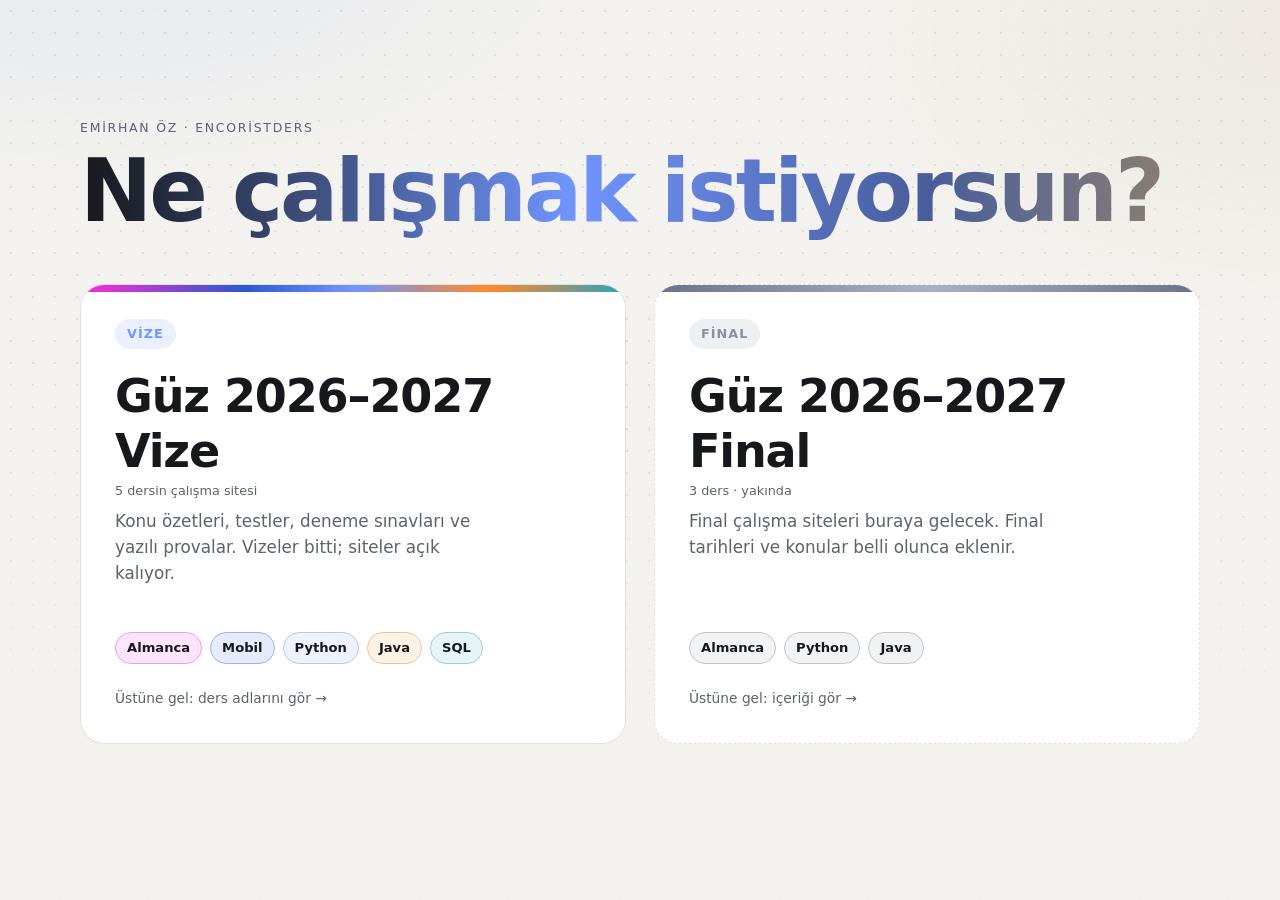
<file: index.html>
<!DOCTYPE html>
<html lang="tr">
<head>
<meta charset="utf-8">
<meta name="viewport" content="width=device-width, initial-scale=1">
<title>EncoristDers · Çalışma siteleri</title>
<meta name="description" content="GER101 Almanca, MBP221 Mobil Uygulamalar, MBP207 Görsel Programlama, MBP205 Nesne Tabanlı Programlama II ve MBP203 Veri Tabanı ve Yönetimi çalışma siteleri tek yerde.">
<style>

  :root{
    --c1:#7095ff; --c2:#b48a49;
    --bg:#0e0f13; --panel:#16181f; --line:#262a35; --ink:#eceef3; --mute:#9aa1b2;
  }
  @media (prefers-color-scheme: light){
    :root{ --bg:#f5f4f0; --panel:#ffffff; --line:#e2e0d8; --ink:#17181c; --mute:#5d6170; }
  }
  *{box-sizing:border-box}
  html,body{margin:0}
  body{
    min-height:100vh; background:var(--bg); color:var(--ink);
    font:16px/1.55 system-ui,-apple-system,"Segoe UI",Roboto,sans-serif;
    display:flex; flex-direction:column;
  }
  main{width:min(1120px,92vw); margin:0 auto; padding:clamp(40px,9vh,96px) 0 56px; flex:1}
  .eyebrow{font-size:.78rem; letter-spacing:.14em; text-transform:uppercase; color:var(--mute); margin:0 0 10px}
  h1{font-size:clamp(2.2rem,5.5vw,3.6rem); line-height:1.05; margin:0 0 14px; letter-spacing:-.02em}
  .lead{color:var(--mute); max-width:46ch; margin:0 0 48px; font-size:1.05rem}

  /* ---------- kartlar ---------- */
  .grid{display:grid; gap:18px; grid-template-columns:repeat(auto-fit,minmax(240px,1fr))}
  /* Kart dururken hiç dönüştürülmez (düz, tam çözünürlük). Büyüme ölçekle değil gerçek boyutla yapılır. */
  a.card{
    display:block; height:276px; text-decoration:none; color:inherit; border-radius:18px; outline:none;
    position:relative; z-index:0; perspective:1200px;
  }
  .flip{
    position:absolute; inset:0;
    transition:transform .85s cubic-bezier(.45,.05,.2,1.12), inset .55s cubic-bezier(.34,1.45,.55,1);
  }
  a.card.p3d .flip{transform-style:preserve-3d}
  .face{
    position:absolute; inset:0; border-radius:18px; overflow:hidden;
    backface-visibility:hidden; -webkit-backface-visibility:hidden;
    display:flex; flex-direction:column; gap:10px; padding:24px;
    -webkit-font-smoothing:antialiased; text-rendering:optimizeLegibility;
  }
  .face > *{position:relative; z-index:1}
  .front{background:var(--panel); border:1px solid var(--line)}
  .front::before{content:""; position:absolute; inset:0 0 auto 0; height:5px; background:var(--accent)}
  .back{transform:rotateY(180deg)}

  a.card.hov{z-index:2}
  a.card.hov .flip{inset:-10px -9px}
  a.card.flipped .flip{transform:rotateY(180deg)}
  /* Dönüş bitince: 3B katman kalkar, arka yüz düz ve net çizilir */
  a.card.settled .flip{transform:none; transform-style:flat; transition:none}
  a.card.settled .front{visibility:hidden}
  a.card.settled .back{transform:none}
  a.card.snap .flip{transition:none}
  a.card:focus-visible .face{box-shadow:0 0 0 3px var(--accent)}

  .tag{
    align-self:flex-start; font-size:.72rem; font-weight:600; letter-spacing:.08em; text-transform:uppercase;
    padding:4px 10px; border-radius:999px; color:var(--accent);
    background:color-mix(in srgb, var(--accent) 14%, transparent);
  }
  .front h2{margin:4px 0 0; font-size:1.35rem; letter-spacing:-.01em; line-height:1.2}
  .front p{margin:0; color:var(--mute); font-size:.93rem}
  .hint{margin-top:auto; font-size:.8rem; color:var(--mute)}
  .go{margin-top:auto; font-weight:600; font-size:.9rem}

  .front h2 small{display:block; font-size:.8rem; font-weight:500; color:var(--mute); margin-top:3px; letter-spacing:0}
  .front p{margin-bottom:auto}

  /* ---------- arka yüz: Starter Python kart yapısı ---------- */
  .back{padding:0; gap:0; background:#0f1218; color:#e5e8ee; border:1px solid #262c37; box-shadow:0 8px 26px rgba(0,0,0,.35);
    background-image:radial-gradient(circle at 100% 100%, var(--g2), transparent 55%), radial-gradient(circle at 0% 0%, var(--g1), transparent 50%)}
  .ui-bar{display:flex; gap:6px; align-items:center; padding:12px 16px; background:#161a22; border-bottom:1px solid #262c37; position:relative}
  .ui-bar::after{content:""; position:absolute; left:0; right:0; bottom:-1px; height:2px; background:var(--band)}
  .ui-bar i{display:block; padding:4px 10px; border-radius:7px; font-style:normal; font-size:.78rem; color:#98a1b1; white-space:nowrap}
  .ui-bar i.on{background:var(--soft); color:var(--hi); font-weight:600}
  .ui-body{padding:10px 16px 12px; display:flex; flex-direction:column; gap:7px; flex:1}
  .b-title.sm{display:block; font-weight:700; font-size:1rem; background:var(--band); -webkit-background-clip:text; background-clip:text; color:transparent; width:fit-content}
  .code2{font-family:"JetBrains Mono","Cascadia Code",Consolas,Menlo,monospace; font-size:.72rem; line-height:1.5; background:#0b0e13; color:#e5e8ee;
    border:1px solid #262c37; border-radius:10px; padding:8px 11px; white-space:pre; overflow:hidden}
  .code2 .k{color:var(--hi)} .code2 .s{color:#a5e3a1} .code2 .f{color:#f0c38e} .code2 .n{color:#f0c38e} .code2 .t{color:#7fc6ff} .code2 .a{color:#e5c07b}
  .mini{background:#161a22; border:1px solid #262c37; border-radius:10px; padding:8px 11px; display:flex; flex-direction:column; gap:5px; font-size:.74rem; line-height:1.35}
  .mini b{font-weight:600; color:#e5e8ee; font-size:.78rem}
  .mini span{display:flex; align-items:center; gap:7px; color:#c9cfda}
  .mini em{flex:none; min-width:30px; text-align:center; padding:1px 6px; border-radius:6px; font-style:normal; font-size:.66rem; font-weight:700}
  .mini em.der{color:#3fa9ff; background:rgba(63,169,255,.14)} .mini em.die{color:#ff4fd8; background:rgba(255,79,216,.14)} .mini em.das{color:#39ff88; background:rgba(57,255,136,.12)}
  .staffbox{background:#161a22; border:1px solid #262c37; border-radius:10px; padding:6px 10px; color:#e5e8ee}
  .staffbox svg{display:block; width:100%; height:52px}
  .go{color:var(--hi)}
  .wm{position:absolute !important; z-index:0 !important; left:0; right:0; text-align:center; bottom:38px; line-height:1.35; padding:.12em 0; font-weight:800;
      letter-spacing:-.03em; pointer-events:none; white-space:nowrap; user-select:none; font-size:2.6rem; color:transparent;
      background:var(--band); -webkit-background-clip:text; background-clip:text; opacity:.3}
  .front::before{background:var(--band)}

  .ger{--accent:#ff2bd6; --band:linear-gradient(90deg,#00f0ff,#ff2bd6); --soft:#2a1430; --hi:#5ff6ff; --g1:rgba(0,240,255,.14); --g2:rgba(255,43,214,.18)}
  .mbp{--accent:#2b59d1; --band:linear-gradient(90deg,#2b59d1,#7095ff); --soft:#1b2440; --hi:#8fb0ff; --g1:rgba(43,89,209,.16); --g2:rgba(112,149,255,.14)}
  .py{--accent:#7095ff; --band:linear-gradient(90deg,#7095ff,#4fc3dc); --soft:#1b2440; --hi:#9ab4ff; --g1:rgba(112,149,255,.15); --g2:rgba(79,195,220,.14)}
  .oop{--accent:#d9600b; --band:linear-gradient(90deg,#ffb45c,#ff8a2a 50%,#5fa8e0); --soft:#33261a; --hi:#ffad5e; --g1:rgba(255,138,42,.15); --g2:rgba(95,168,224,.14)}
  .db{--accent:#00758f; --band:linear-gradient(90deg,#4cc3dc,#2aa3bd 45%,#f5a945); --soft:#14303a; --hi:#6fd6ec; --g1:rgba(76,195,220,.15); --g2:rgba(245,169,69,.14)}

  /* dokunmatik: takla yok, kart düz kalır */
  @media (prefers-reduced-motion: reduce){ .flip{transition:none} }


  /* ---------- sayfa dolgusu: soluk doku + ek bölümler ---------- */
  body{position:relative; isolation:isolate}
  body::before{content:""; position:fixed; inset:0; z-index:-1; pointer-events:none;
    background:
      radial-gradient(60vw 40vh at 8% -6%, color-mix(in srgb, var(--c1) 9%, transparent), transparent 70%),
      radial-gradient(50vw 45vh at 100% 4%, color-mix(in srgb, var(--c2) 8%, transparent), transparent 70%),
      radial-gradient(color-mix(in srgb, var(--mute) 16%, transparent) 1px, transparent 1.4px) 0 0/22px 22px;
    -webkit-mask-image:linear-gradient(180deg,#000 0,#000 40%,transparent 85%); mask-image:linear-gradient(180deg,#000 0,#000 40%,transparent 85%)}
  /* grain dokusu */
  body::after{content:""; position:fixed; inset:0; z-index:-1; pointer-events:none; opacity:.05;
    background-image:url("data:image/svg+xml,%3Csvg xmlns='http://www.w3.org/2000/svg' width='180' height='180'%3E%3Cfilter id='n'%3E%3CfeTurbulence type='fractalNoise' baseFrequency='.85' numOctaves='3' stitchTiles='stitch'/%3E%3CfeColorMatrix values='0 0 0 0 .5 0 0 0 0 .5 0 0 0 0 .5 0 0 0 1 0'/%3E%3C/filter%3E%3Crect width='100%25' height='100%25' filter='url(%23n)'/%3E%3C/svg%3E")}
  @media (prefers-color-scheme: light){ body::after{opacity:.06} }
  .lead{margin-bottom:22px}
  .stats{display:flex; flex-wrap:wrap; gap:8px; list-style:none; padding:0; margin:0 0 40px}
  .stats li{display:inline-flex; align-items:baseline; gap:6px; padding:6px 13px; border-radius:99px; font-size:.86rem; color:var(--mute);
    background:color-mix(in srgb, var(--panel) 70%, transparent); border:1px solid var(--line)}
  .stats b{color:var(--ink); font-weight:700}
  @media (max-width:640px){
    body::before{-webkit-mask-image:linear-gradient(180deg,#000 0,#000 55%,rgba(0,0,0,.35) 100%); mask-image:linear-gradient(180deg,#000 0,#000 55%,rgba(0,0,0,.35) 100%);
      background:
        radial-gradient(110vw 45vh at 0% -8%, rgba(112,149,255,.15), transparent 70%),
        radial-gradient(100vw 50vh at 100% 12%, rgba(180,138,73,.13), transparent 70%),
        radial-gradient(rgba(140,146,160,.2) 1px, transparent 1.5px) 0 0/20px 20px}
  }
  .more{margin-top:56px}
  .sec{display:flex; align-items:center; gap:10px; font-size:.78rem; letter-spacing:.14em; text-transform:uppercase; color:var(--mute); font-weight:700; margin:0 0 14px}
  .sec::after{content:""; flex:1; height:1px; background:var(--line)}
  .ql-grid{display:grid; gap:14px; grid-template-columns:repeat(auto-fit,minmax(220px,1fr))}
  .ql{--cm:color-mix(in srgb, var(--c) 55%, var(--mute)); background:color-mix(in srgb, var(--panel) 82%, transparent); border:1px solid var(--line);
    border-radius:16px; padding:16px 16px 10px; position:relative; overflow:hidden}
  .ql::before{content:""; position:absolute; inset:0 auto 0 0; width:3px; background:var(--cm); opacity:.7}
  .ql-h{display:flex; align-items:center; gap:8px; margin:0 0 8px; font-weight:700; font-size:.95rem}
  .ql-h i{width:8px; height:8px; border-radius:50%; background:var(--cm)}
  .ql-h small{margin-left:auto; color:var(--mute); font-weight:500; font-size:.78rem}
  .ql a{display:flex; justify-content:space-between; gap:8px; padding:7px 8px; margin:0 -8px; border-radius:8px; color:var(--mute); text-decoration:none; font-size:.9rem;
    transition:background .2s, color .2s}
  .ql a span{opacity:0; transform:translateX(-4px); transition:.2s}
  .ql a:hover, .ql a:focus-visible{color:var(--ink); background:color-mix(in srgb, var(--cm) 12%, transparent); outline:none}
  .ql a:hover span, .ql a:focus-visible span{opacity:1; transform:none; color:var(--cm)}
  .duo{display:grid; gap:14px; grid-template-columns:1.15fr 1fr; margin-top:34px}
  @media (max-width:820px){ .duo{grid-template-columns:1fr} }
  .panel{background:color-mix(in srgb, var(--panel) 82%, transparent); border:1px solid var(--line); border-radius:16px; padding:18px 18px 8px}
  .tl{list-style:none; margin:0; padding:0}
  .tl li{display:grid; grid-template-columns:auto 1fr; gap:4px 12px; padding:0 0 14px 0; position:relative}
  .tl li::before{content:""; grid-row:1/3; width:9px; height:9px; margin-top:6px; border-radius:50%; background:var(--panel);
    border:2px solid color-mix(in srgb, var(--c) 55%, var(--mute))}
  .tl li:not(:last-child)::after{content:""; position:absolute; left:5px; top:19px; bottom:2px; width:1px; background:var(--line)}
  .tl b{font-size:.93rem}
  .tl span{grid-column:2; color:var(--mute); font-size:.86rem}
  .steps{list-style:none; counter-reset:s; margin:0; padding:0}
  .steps li{counter-increment:s; display:grid; grid-template-columns:30px 1fr; gap:10px; padding:0 0 14px}
  .steps li::before{content:counter(s); width:26px; height:26px; display:grid; place-items:center; border-radius:8px; font-weight:700; font-size:.85rem;
    color:var(--mute); background:color-mix(in srgb, var(--mute) 12%, transparent)}
  .steps b{display:block; font-size:.93rem}
  .steps span{color:var(--mute); font-size:.86rem}
  footer{display:flex; flex-wrap:wrap; gap:6px 18px; justify-content:space-between}
  footer a{color:var(--mute); text-decoration:none; border-bottom:1px dashed var(--line)}
  footer a:hover{color:var(--ink)}
  footer{width:min(1120px,92vw); margin:0 auto; padding:22px 0 30px; border-top:1px solid var(--line); color:var(--mute); font-size:.85rem}

  /* ---------- ana ekran: "Ne çalışmak istiyorsun?" ---------- */
  .home{min-height:calc(100vh - 200px); display:flex; flex-direction:column; justify-content:center}
  .ask{font-size:clamp(2.6rem,7.2vw,5.4rem); line-height:1.02; letter-spacing:-.035em; margin:0 0 14px; font-weight:800;
    background:linear-gradient(90deg,var(--ink) 0 55%,color-mix(in srgb,var(--c1) 70%,var(--ink)) 80%,color-mix(in srgb,var(--c2) 80%,var(--ink)));
    -webkit-background-clip:text; background-clip:text; color:transparent; padding-bottom:.06em}
  .home .ask{margin-bottom:44px;
    background:linear-gradient(90deg,var(--ink),var(--c1) 22%,color-mix(in srgb,var(--c1) 55%,var(--ink)) 38%,var(--c2) 55%,color-mix(in srgb,var(--c2) 50%,var(--ink)) 72%,var(--c1) 86%,var(--ink)) 0 0/200% 100% repeat-x;
    -webkit-background-clip:text; background-clip:text; color:transparent;
    animation:ask-wave 3.5s linear infinite}
  @keyframes ask-wave{ from{background-position:0 0} to{background-position:-200% 0} }
  @media (prefers-reduced-motion: reduce){ .home .ask{animation:none} }
  .big-grid{display:grid; gap:28px; grid-template-columns:repeat(2,minmax(0,1fr))}
  @media (max-width:760px){ .big-grid{grid-template-columns:1fr; gap:18px} a.card.big{height:360px} a.card.big .face{padding:26px} }
  @media (hover:none){ a.card.big .hint{display:none} }
  a.card.big{height:460px}
  a.card.big .face{padding:34px; border-radius:24px}
  a.card.big .back{padding:0}
  a.card.big .front::before{height:7px}
  a.card.big.hov .flip{inset:-14px -12px}
  a.card.big .front h2{font-size:clamp(2rem,3.6vw,2.9rem); letter-spacing:-.025em; margin-top:10px}
  a.card.big .front p{font-size:1.05rem; max-width:34ch}
  a.card.big .tag{font-size:.8rem; padding:5px 12px}
  .chips{display:flex; flex-wrap:wrap; gap:8px; margin-top:auto}
  .chips i{font-style:normal; font-size:.82rem; font-weight:600; padding:5px 11px; border-radius:999px; border:1px solid var(--line);
    color:var(--ink); background:color-mix(in srgb,var(--c) 12%,transparent); border-color:color-mix(in srgb,var(--c) 35%,var(--line))}
  a.card.big .hint{margin-top:14px; font-size:.86rem}
  a.card.big .wm{font-size:5.2rem; bottom:26px; opacity:.22}
  a.card.big .ui-bar{padding:14px 20px} a.card.big .ui-bar i{font-size:.86rem}
  a.card.big .ui-body{padding:16px 22px 18px; gap:9px}
  a.card.big .b-title.sm{font-size:1.25rem; margin-bottom:4px}
  .rows{display:flex; flex-direction:column; gap:8px}
  .rows span{display:flex; align-items:center; gap:12px; background:#161a22; border:1px solid #262c37; border-radius:12px; padding:9px 14px;
    font-size:.98rem; font-weight:600; color:#e5e8ee; position:relative; overflow:hidden}
  .rows span::before{content:""; position:absolute; inset:0 auto 0 0; width:4px; background:var(--c)}
  .rows em{flex:none; min-width:70px; font-style:normal; font-size:.74rem; font-weight:800; letter-spacing:.06em; color:var(--c);
    padding:3px 8px; border-radius:7px; background:color-mix(in srgb,var(--c) 16%,transparent); text-align:center}
  .rows small{margin-left:auto; font-size:.76rem; font-weight:500; color:#98a1b1; white-space:nowrap}
  @media (max-width:520px){ .rows small{display:none} }
  .all{--accent:#7095ff; --band:linear-gradient(90deg,#ff2bd6,#2b59d1 30%,#7095ff 50%,#ff8a2a 75%,#2aa3bd); --soft:#1b2440; --hi:#9ab4ff;
    --g1:rgba(112,149,255,.16); --g2:rgba(255,138,42,.13)}
  /* dokunmatikte arka yüz görünmediği için ön yüzde ders çipleri var */
  .back-link{display:inline-flex; gap:8px; align-items:center; color:var(--mute); text-decoration:none; font-size:.92rem; margin:0 0 18px}
  .back-link:hover{color:var(--ink)}
  .fin{--accent:#8a90a2; --band:linear-gradient(90deg,#6b7385,#aab1c2 50%,#6b7385); --soft:#22262f; --hi:#c6ccd9; --g1:rgba(170,177,194,.10); --g2:rgba(107,115,133,.12)}
  .fin .front{border-style:dashed}
  .empty{display:flex; flex-direction:column; gap:6px; background:#161a22; border:1px dashed #3a4150; border-radius:12px; padding:22px 18px; color:#98a1b1; font-size:.92rem; text-align:center}
  .empty b{color:#e5e8ee; font-size:1.05rem}
  .final-empty{display:flex; flex-direction:column; gap:8px; align-items:flex-start; margin-top:26px; padding:34px 30px; border:1.5px dashed var(--line); border-radius:22px;
    background:color-mix(in srgb, var(--panel) 70%, transparent); color:var(--mute); max-width:640px}
  .final-empty b{color:var(--ink); font-size:1.25rem}
  .final-empty a{margin-top:8px; color:var(--c1); font-weight:600; text-decoration:none}
  [hidden]{display:none !important}
</style>
<style id="vt-slide">
@view-transition{navigation:auto}
::view-transition-old(root){animation:.5s cubic-bezier(.65,0,.25,1) both vt-out-l}
::view-transition-new(root){animation:.5s cubic-bezier(.65,0,.25,1) both vt-in-r}
html:active-view-transition-type(back)::view-transition-old(root){animation-name:vt-out-r}
html:active-view-transition-type(back)::view-transition-new(root){animation-name:vt-in-l}
@keyframes vt-out-l{to{transform:translateX(-100%)}}
@keyframes vt-in-r{from{transform:translateX(100%)}}
@keyframes vt-out-r{to{transform:translateX(100%)}}
@keyframes vt-in-l{from{transform:translateX(-100%)}}
@media (prefers-reduced-motion:reduce){@view-transition{navigation:none}}
</style>
<script id="vt-dir">
addEventListener('pagereveal',function(e){if(!e.viewTransition)return;try{var a=navigation.activation;if(!a||!a.from)return;var d=function(u){return new URL(u).pathname.replace(/index\.html$/,'').split('/').filter(Boolean).length};e.viewTransition.types.add(d(a.entry.url)<d(a.from.url)?'back':'forward')}catch(_){}});
</script>
</head>
<body>
<main>
  <section class="home" id="home">
    <p class="eyebrow">Emirhan Öz · EncoristDers</p>
    <h1 class="ask">Ne çalışmak istiyorsun?</h1>
    <div class="big-grid">
      <a class="card big all" href="#vize" aria-label="Güz 2026–2027 Vize: 5 dersin çalışma sitelerini aç">
        <div class="flip">
          <div class="face front">
            <span class="tag">Vize</span>
            <h2>Güz 2026–2027 Vize<small>5 dersin çalışma sitesi</small></h2>
            <p>Konu özetleri, testler, deneme sınavları ve yazılı provalar. Vizeler bitti; siteler açık kalıyor.</p>
            <div class="chips"><i style="--c:#ff2bd6">Almanca</i><i style="--c:#2b59d1">Mobil</i><i style="--c:#7095ff">Python</i><i style="--c:#ff8a2a">Java</i><i style="--c:#2aa3bd">SQL</i></div>
            <span class="hint">Üstüne gel: ders adlarını gör →</span>
          </div>
          <div class="face back" aria-hidden="true">
            <div class="ui-bar"><i class="on">Dersler</i><i>Genel Tekrar</i><i>Test</i></div>
            <div class="ui-body">
              <span class="b-title sm">Güz 2026–2027 · Vize</span>
              <div class="rows">
                <span style="--c:#ff2bd6"><em>GER101</em>Almanca I<small>Tekrar · Test · Kelimeler</small></span>
                <span style="--c:#5b84ff"><em>MBP221</em>Mobil Uygulamalar ve Teknolojiler<small>Tekrar · Test</small></span>
                <span style="--c:#7095ff"><em>MBP207</em>Görsel Programlama<small>Python · Kod</small></span>
                <span style="--c:#ff8a2a"><em>MBP205</em>Nesne Tabanlı Programlama II<small>Java · Yazılı</small></span>
                <span style="--c:#2aa3bd"><em>MBP203</em>Veri Tabanı ve Yönetimi<small>SQL · Kahoot</small></span>
              </div>
              <span class="go">Vize sitelerini aç →</span>
            </div>
          </div>
        </div>
      </a>
      <a class="card big fin" href="#final" aria-label="Güz 2026–2027 Final: Almanca, Python ve Java, yakında">
        <div class="flip">
          <div class="face front">
            <span class="tag">Final</span>
            <h2>Güz 2026–2027 Final<small>3 ders · yakında</small></h2>
            <p>Final çalışma siteleri buraya gelecek. Final tarihleri ve konular belli olunca eklenir.</p>
            <div class="chips"><i style="--c:#8a90a2">Almanca</i><i style="--c:#8a90a2">Python</i><i style="--c:#8a90a2">Java</i></div>
            <span class="hint">Üstüne gel: içeriği gör →</span>
          </div>
          <div class="face back" aria-hidden="true">
            <div class="ui-bar"><i class="on">Dersler</i><i>Genel Tekrar</i><i>Test</i></div>
            <div class="ui-body">
              <span class="b-title sm">Güz 2026–2027 · Final</span>
              <div class="rows">
                <span style="--c:#8a90a2"><em>GER101</em>Almanca I<small>Yakında</small></span>
                <span style="--c:#8a90a2"><em>MBP207</em>Görsel Programlama<small>Python · Yakında</small></span>
                <span style="--c:#8a90a2"><em>MBP205</em>Nesne Tabanlı Programlama II<small>Java · Yakında</small></span>
              </div>
              <span class="go">Final sayfasını aç →</span>
            </div>
          </div>
        </div>
      </a>
    </div>
  </section>

  <section id="vize" hidden>
  <a class="back-link" href="#">← Ne çalışmak istiyorsun?</a>
  <p class="eyebrow">EncoristDers</p>
  <h1>Güz 2026–2027 Vize</h1>
  <p class="lead">Güz 2026–2027 vize çalışma siteleri. Kartın üstüne gel, açılacak sitenin temasını gör.</p>
  <ul class="stats"><li><b>5</b>ders</li><li>Almanca · Mobil · Python · Java · SQL</li></ul>

  <div class="grid">
    <a class="card ger" href="ger101/" aria-label="GER101 Almanca I sitesini aç">
      <div class="flip">
        <div class="face front">
          <span class="tag">GER101</span>
          <h2>Almanca I</h2>
          <p>Ara sınav hazırlığı: Schritte international Neu 1, Lektion 1–4.</p>
        </div>
        <div class="face back" aria-hidden="true">
          <span class="wm">Almanca</span>
          <div class="ui-bar"><i class="on">Genel Tekrar</i><i>Test</i><i>Kelimeler</i></div>
          <div class="ui-body">
            <span class="b-title sm">GER101 · Almanca I</span>
            <div class="mini"><b>Kelimeler</b><span><em class="der">der</em>Tisch · masa</span><span><em class="die">die</em>Lampe · lamba</span><span><em class="das">das</em>Buch · kitap</span></div>
            <span class="go">Siteyi aç →</span>
          </div>
        </div>
      </div>
    </a>

    <a class="card mbp" href="mbp221/" aria-label="MBP221 Mobil Uygulamalar ve Teknolojiler sitesini aç">
      <div class="flip">
        <div class="face front">
          <span class="tag">MBP221</span>
          <h2>Mobil Uygulamalar ve Teknolojiler</h2>
          <p>Vize çalışması: mobil geliştirme ve React Native, soru bankası.</p>
        </div>
        <div class="face back" aria-hidden="true">
          <span class="wm">Mobil</span>
          <div class="ui-bar"><i class="on">Genel Tekrar</i><i>Test</i></div>
          <div class="ui-body">
            <span class="b-title sm">MBP221 · Mobil Uygulamalar</span>
            <div class="code2"><span class="k">import</span> { Text }
  <span class="k">from</span> <span class="s">'react-native'</span>;
&lt;<span class="f">Text</span>&gt;Merhaba&lt;/<span class="f">Text</span>&gt;</div>
            <span class="go">Siteyi aç →</span>
          </div>
        </div>
      </div>
    </a>

    <a class="card py" href="mbp207/" aria-label="MBP207 Görsel Programlama sitesini aç">
      <div class="flip">
        <div class="face front">
          <span class="tag">MBP207</span>
          <h2>Görsel Programlama</h2>
          <p>Python vizesi: test, boşluk doldurma, kod tamamlama ve yazma soruları.</p>
        </div>
        <div class="face back" aria-hidden="true">
          <span class="wm">Python</span>
          <div class="ui-bar"><i class="on">Test</i><i>Konu Anlatımı</i><i>Kod</i></div>
          <div class="ui-body">
            <span class="b-title sm">MBP207 · Görsel Programlama</span>
            <div class="code2"><span class="k">for</span> i <span class="k">in</span> <span class="f">range</span>(<span class="n">3</span>):
    <span class="f">print</span>(<span class="s">f"Gelir {i}"</span>)</div>
            <span class="go">Siteyi aç →</span>
          </div>
        </div>
      </div>
    </a>

    <a class="card oop" href="mbp205/" aria-label="MBP205 Nesne Tabanlı Programlama II sitesini aç">
      <div class="flip">
        <div class="face front">
          <span class="tag">MBP205</span>
          <h2>Nesne Tabanlı Programlama II</h2>
          <p>Java vizesi: kalıtım, kapsülleme, soyutlama, çok biçimlilik, soyut sınıf, arayüz, UML; 7 soruluk yazılı prova.</p>
        </div>
        <div class="face back" aria-hidden="true">
          <span class="wm">Java</span>
          <div class="ui-bar"><i>Genel Tekrar</i><i class="on">Yazılı prova</i><i>Test</i></div>
          <div class="ui-body">
            <span class="b-title sm">MBP205 · NTP II (Java)</span>
            <div class="code2"><span class="k">class</span> <span class="t">Kedi</span> <span class="k">extends</span> <span class="t">Hayvan</span>
  <span class="k">implements</span> <span class="t">Kosabilir</span> {
  <span class="a">@Override</span> ...</div>
            <span class="go">Siteyi aç →</span>
          </div>
        </div>
      </div>
    </a>

    <a class="card db" href="mbp203/" aria-label="MBP203 Veri Tabanı ve Yönetimi sitesini aç">
      <div class="flip">
        <div class="face front">
          <span class="tag">MBP203</span>
          <h2>Veri Tabanı ve Yönetimi</h2>
          <p>MySQL: ilişkisel model, SQL, JOIN, GROUP BY / HAVING, görünüm ve tetikleyiciler; 5 deneme sınavı.</p>
        </div>
        <div class="face back" aria-hidden="true">
          <span class="wm">SQL</span>
          <div class="ui-bar"><i class="on">Genel Tekrar</i><i>Test</i></div>
          <div class="ui-body">
            <span class="b-title sm">MBP203 · Veri Tabanı (MySQL)</span>
            <div class="code2"><span class="k">SELECT</span> sehir, <span class="f">COUNT</span>(*)
<span class="k">FROM</span> musteriler
<span class="k">GROUP BY</span> sehir
<span class="k">HAVING</span> <span class="f">COUNT</span>(*) &gt; <span class="n">1</span>;</div>
            <span class="go">Siteyi aç →</span>
          </div>
        </div>
      </div>
    </a>

  </div>
  <section class="more" aria-label="Ek bölümler">
    <h2 class="sec">Hızlı erişim</h2>
    <div class="ql-grid">
      <div class="ql" style="--c:#ff2bd6"><p class="ql-h"><i></i>GER101</p>
        <a href="ger101/#tekrar">Konu tekrarı<span>→</span></a>
        <a href="ger101/#tekrar/tuzaklar">Tuzaklar<span>→</span></a>
        <a href="ger101/#test">Testler<span>→</span></a>
        <a href="ger101/#test/kelime-artikel">Artikel testi<span>→</span></a>
      </div>
      <div class="ql" style="--c:#2b59d1"><p class="ql-h"><i></i>MBP221</p>
        <a href="mbp221/#tekrar">Konu tekrarı<span>→</span></a>
        <a href="mbp221/#tekrar/tuzaklar">Tuzaklar<span>→</span></a>
        <a href="mbp221/#test">Testler<span>→</span></a>
      </div>
      <div class="ql" style="--c:#7095ff"><p class="ql-h"><i></i>MBP207</p>
        <a href="mbp207/#kod">Kod alıştırmaları (Python)<span>→</span></a>
        <a href="mbp207/#kopya">Kopya kağıdı fikirleri<span>→</span></a>
        <a href="mbp207/#test">Tüm testler<span>→</span></a>
        <a href="mbp207/#test/konu-kosul">Koşullar<span>→</span></a>
        <a href="mbp207/#test/konu-dongu">Döngüler<span>→</span></a>
        <a href="mbp207/#test/konu-fonksiyon">Fonksiyonlar<span>→</span></a>
      </div>
      <div class="ql" style="--c:#d9600b"><p class="ql-h"><i></i>MBP205</p>
        <a href="mbp205/#yazili">Yazılı prova (7 soru)<span>→</span></a>
        <a href="mbp205/#tekrar/arayuz">Soyut sınıf ve arayüz<span>→</span></a>
        <a href="mbp205/#tekrar/uml">UML diyagramları<span>→</span></a>
        <a href="mbp205/#test/tahta">Tahtadaki maddeler<span>→</span></a>
      </div>
      <div class="ql" style="--c:#00758f"><p class="ql-h"><i></i>MBP203</p>
        <a href="mbp203/#test/deneme1">Deneme sınavı 1<span>→</span></a>
        <a href="mbp203/#test/uygulama">GROUP BY / HAVING uygulaması<span>→</span></a>
        <a href="mbp203/#tekrar/iliskisel">ER diyagramı ve anahtarlar<span>→</span></a>
        <a href="mbp203/#tekrar/ileri2">JOIN türleri<span>→</span></a>
      </div>
    </div>
    <div class="duo">
      <div class="panel"><h2 class="sec">Son eklenenler</h2><ol class="tl">
        <li style="--c:#00758f"><b>MBP203 · Veri Tabanı ve Yönetimi</b><span>Yeni site: 7 konu özeti (MySQL), ER diyagramları, 217 soru, 5 deneme sınavı (17 test + 2 boşluk + 1 eşleştirme); SQL cevapları gerçek veri tabanında doğrulandı.</span></li>
        <li style="--c:#7095ff"><b>Tüm siteler · yeni arayüz</b><span>Kartlar ve siteler Starter Python düzeninde. Piano notes DersForAll'a taşındı.</span></li>
        <li style="--c:#d9600b"><b>MBP205 · Nesne Tabanlı Programlama II</b><span>Yeni site: tahtadaki konular, UML çizimleri, 7 soruluk açık uçlu yazılı prova (21 soru, model cevaplar), 121 test sorusu.</span></li>
        <li style="--c:#7095ff"><b>Tüm siteler · Yanlışlarım, arama, sesli okuma</b><span>Yanlış yaptığın sorular ayrı testte birikir; 🔍 ile site içinde ara; Almanca ve İngilizce kelimeleri dinle.</span></li>
        <li style="--c:#7095ff"><b>MBP207 Görsel Programlama</b><span>Python vizesi için test, boşluk doldurma, kod tamamlama ve yazma soruları.</span></li>
      </ol></div>
      <div class="panel"><h2 class="sec">Nasıl çalışılır?</h2><ol class="steps">
        <li><div><b>Önce konu özetini oku</b><span>Tekrar bölümleri dersin ya da kitabın sırasını izler; tuzak notlarına özellikle bak.</span></div></li>
        <li><div><b>Konu testleriyle kendini dene</b><span>Her konunun kendi testi var; yanlış yaptığın yerde özete geri dön.</span></div></li>
        <li><div><b>Sınavdan önce karışık test ve Yanlışlarım</b><span>Rastgele testler bütün konulardan soru çeker; yanlış yaptıkların Yanlışlarım bölümünde birikir.</span></div></li>
      </ol></div>
    </div>
  </section>
  </section>

  <section id="final" hidden>
    <a class="back-link" href="#">← Ne çalışmak istiyorsun?</a>
    <p class="eyebrow">EncoristDers</p>
    <h1>Güz 2026–2027 Final</h1>
    <div class="final-empty">
      <b>Henüz burada bir şey yok</b>
      <span>Final çalışma siteleri hazırlandıkça bu sayfaya kart olarak eklenecek. Vize siteleri bu arada açık.</span>
      <a href="#vize">Vize sitelerine git →</a>
    </div>
  </section>
</main>
<script>
(function(){
  if (matchMedia('(hover: none)').matches) return;
  var reduce = matchMedia('(prefers-reduced-motion: reduce)').matches;
  var cards = [].slice.call(document.querySelectorAll('a.card'));
  cards.forEach(function(c){
    var f = c.querySelector('.flip'), want = false;
    function on(){ want = true; c.classList.add('hov'); if (reduce) c.classList.add('settled'); else c.classList.add('p3d','flipped'); }
    function off(){
      want = false;
      if (c.classList.contains('settled') && !reduce){
        c.classList.add('snap'); c.classList.remove('settled'); void f.offsetWidth; c.classList.remove('snap');
      }
      c.classList.remove('hov','flipped','settled');
    }
    f.addEventListener('transitionend', function(e){
      if (e.target !== f || e.propertyName !== 'transform') return;
      if (want && c.classList.contains('flipped')) c.classList.add('settled');
      else if (!want && !c.classList.contains('flipped')) c.classList.remove('p3d');
    });
    c.addEventListener('mouseenter', on); c.addEventListener('mouseleave', off);
    c.addEventListener('focus', on); c.addEventListener('blur', off);
  });
  addEventListener('pageshow', function(e){ if (e.persisted) cards.forEach(function(c){ c.classList.remove('hov','flipped','settled','snap','p3d'); }); });
})();
</script>
<script>
(function(){
  var V = { '': document.getElementById('home'), '#vize': document.getElementById('vize'), '#final': document.getElementById('final') };
  var T = { '': 'EncoristDers · Ne çalışmak istiyorsun?', '#vize': 'Güz 2026–2027 Vize · EncoristDers', '#final': 'Güz 2026–2027 Final · EncoristDers' };
  function route(){
    var h = location.hash === '#dersler' ? '#vize' : location.hash;
    if (!V[h]) h = '';
    for (var k in V) V[k].hidden = k !== h;
    document.title = T[h];
    document.querySelectorAll('a.card').forEach(function(c){ c.classList.remove('hov','flipped','settled','snap','p3d'); });
    scrollTo(0, 0);
  }
  addEventListener('hashchange', route); route();
})();
</script>
</body>
</html>
</file>
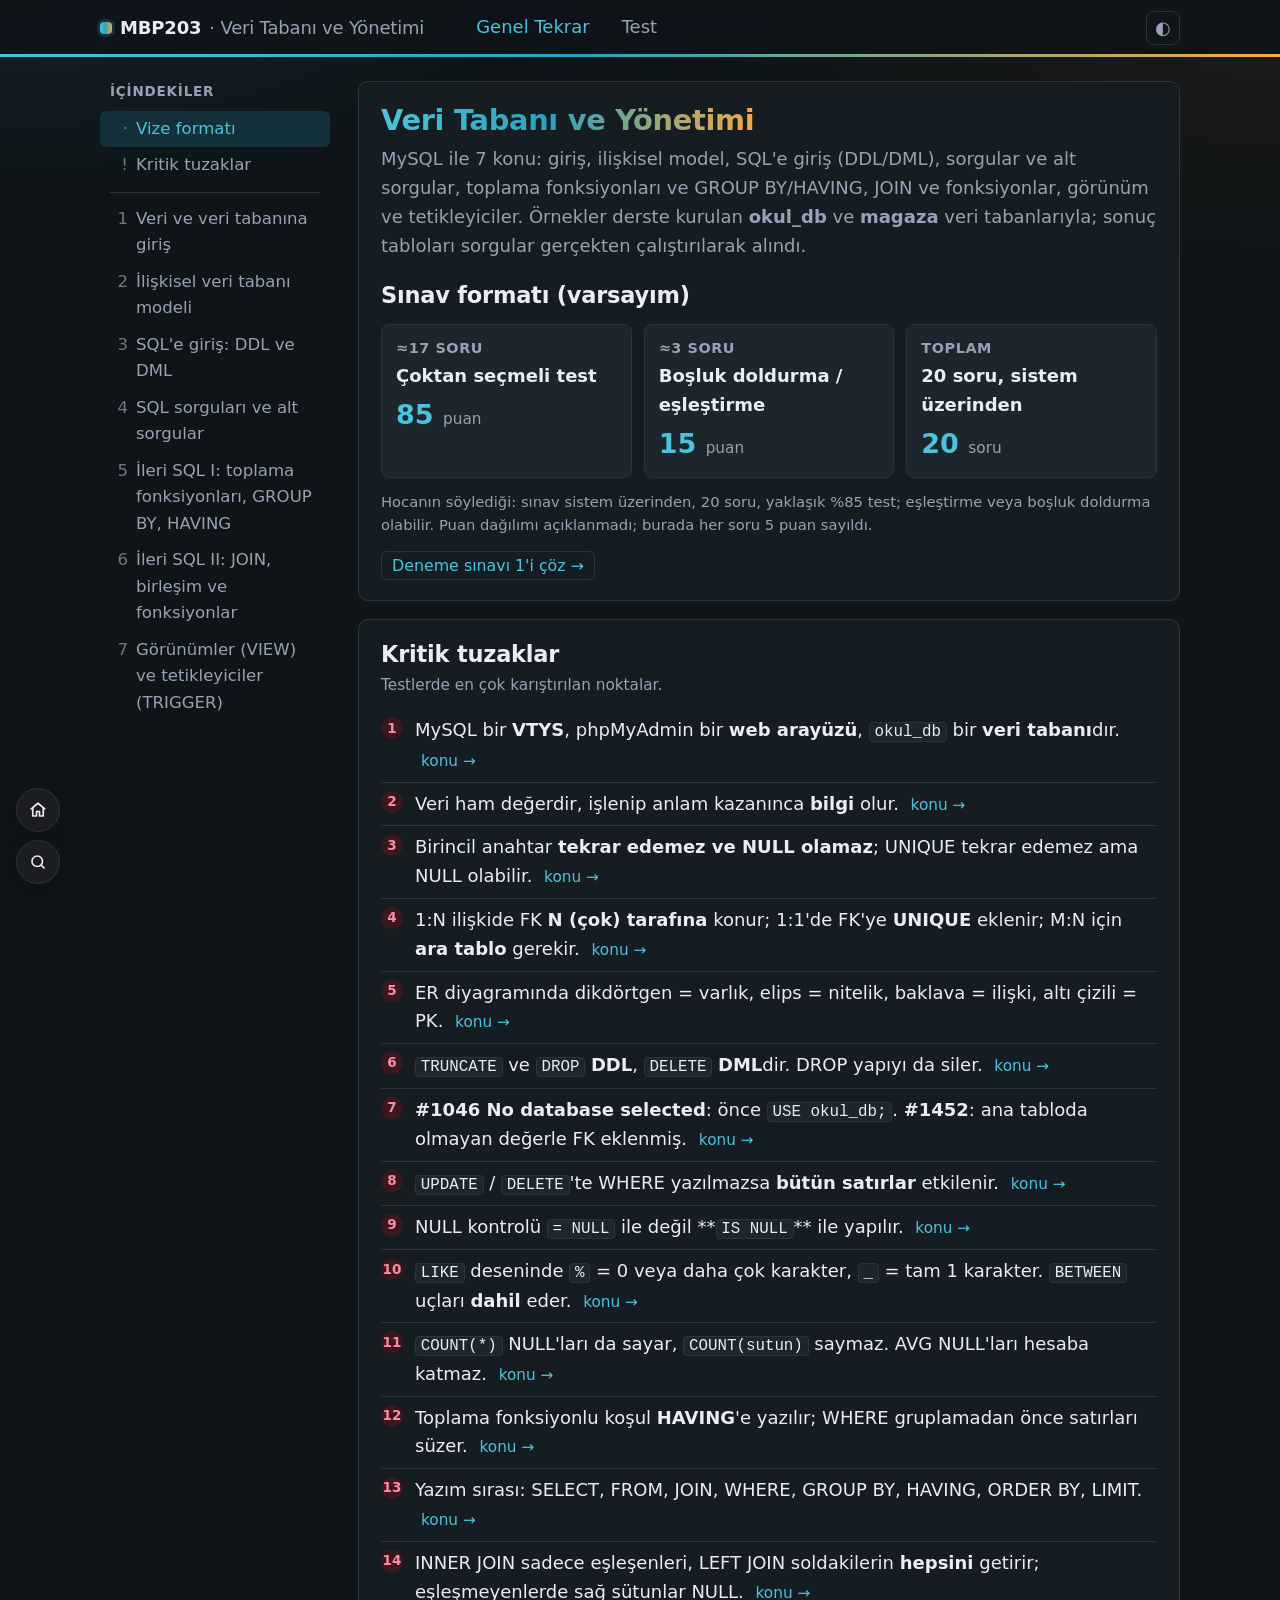
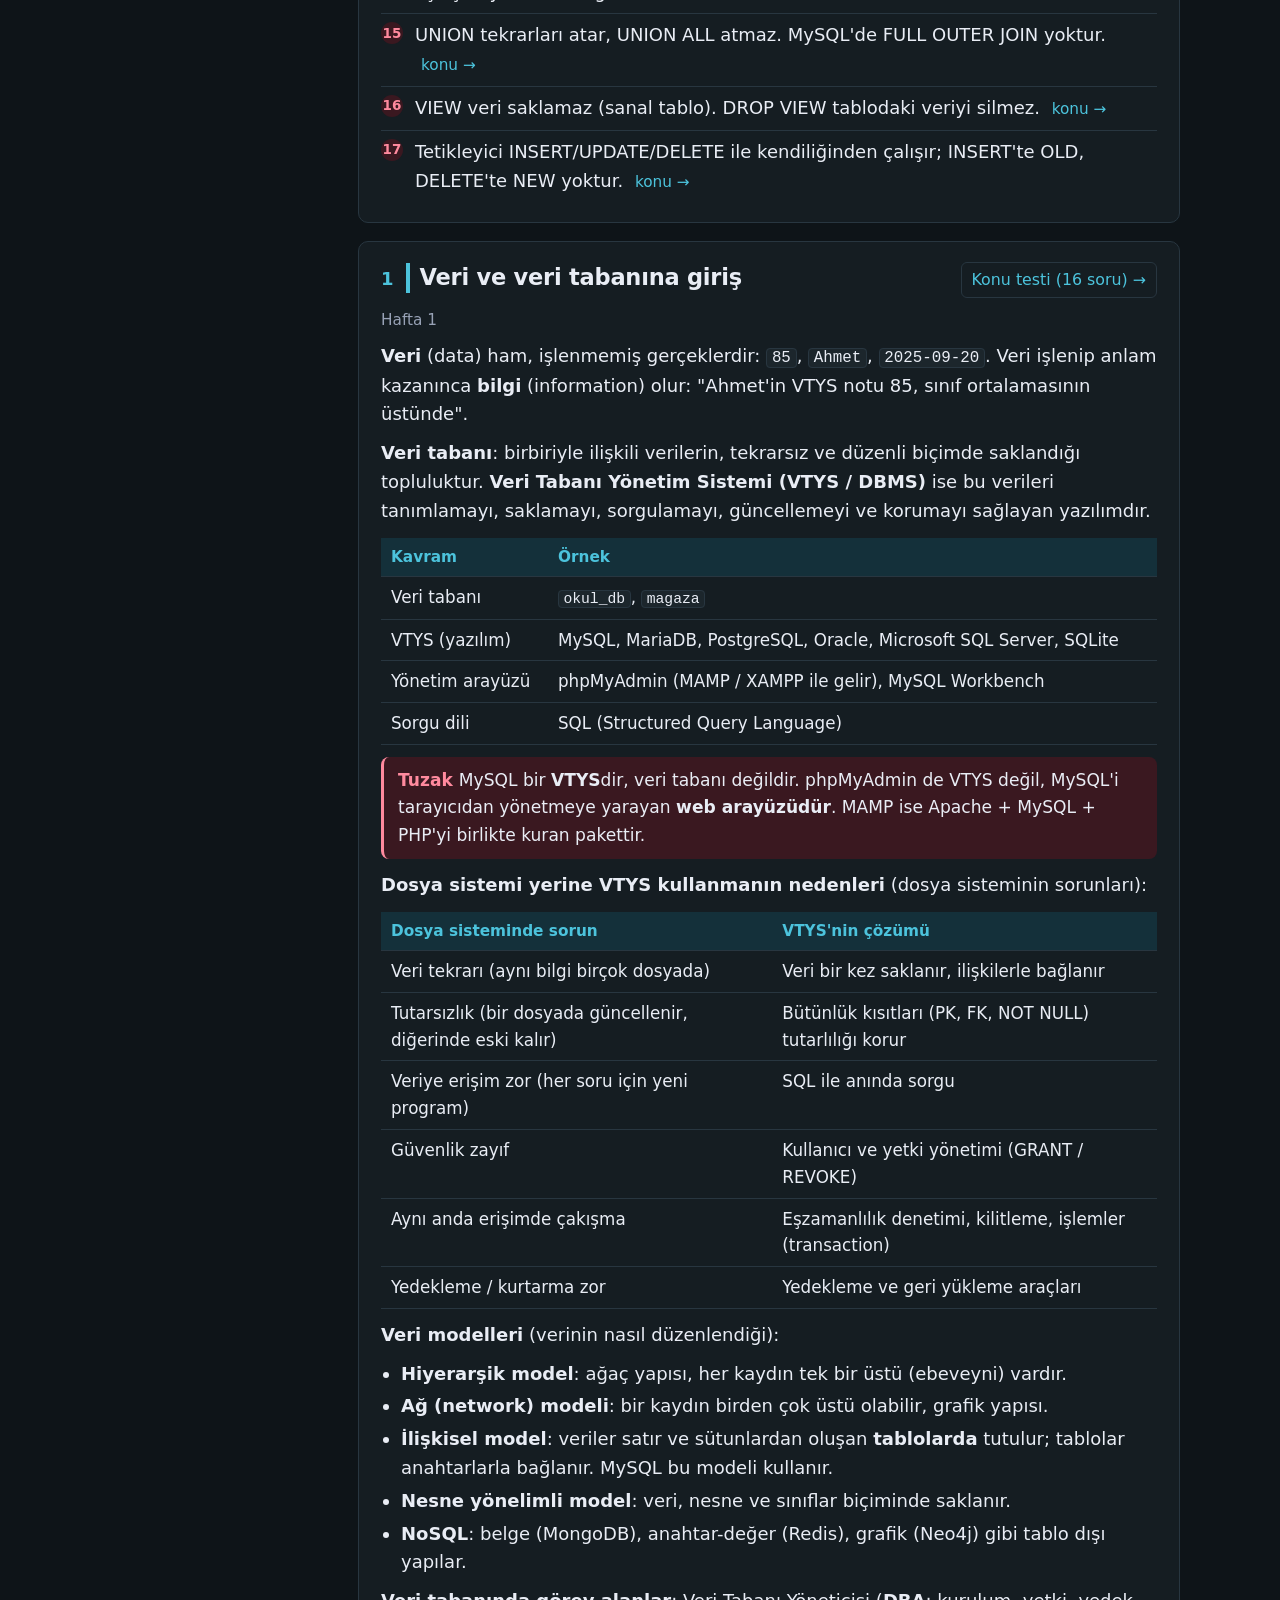
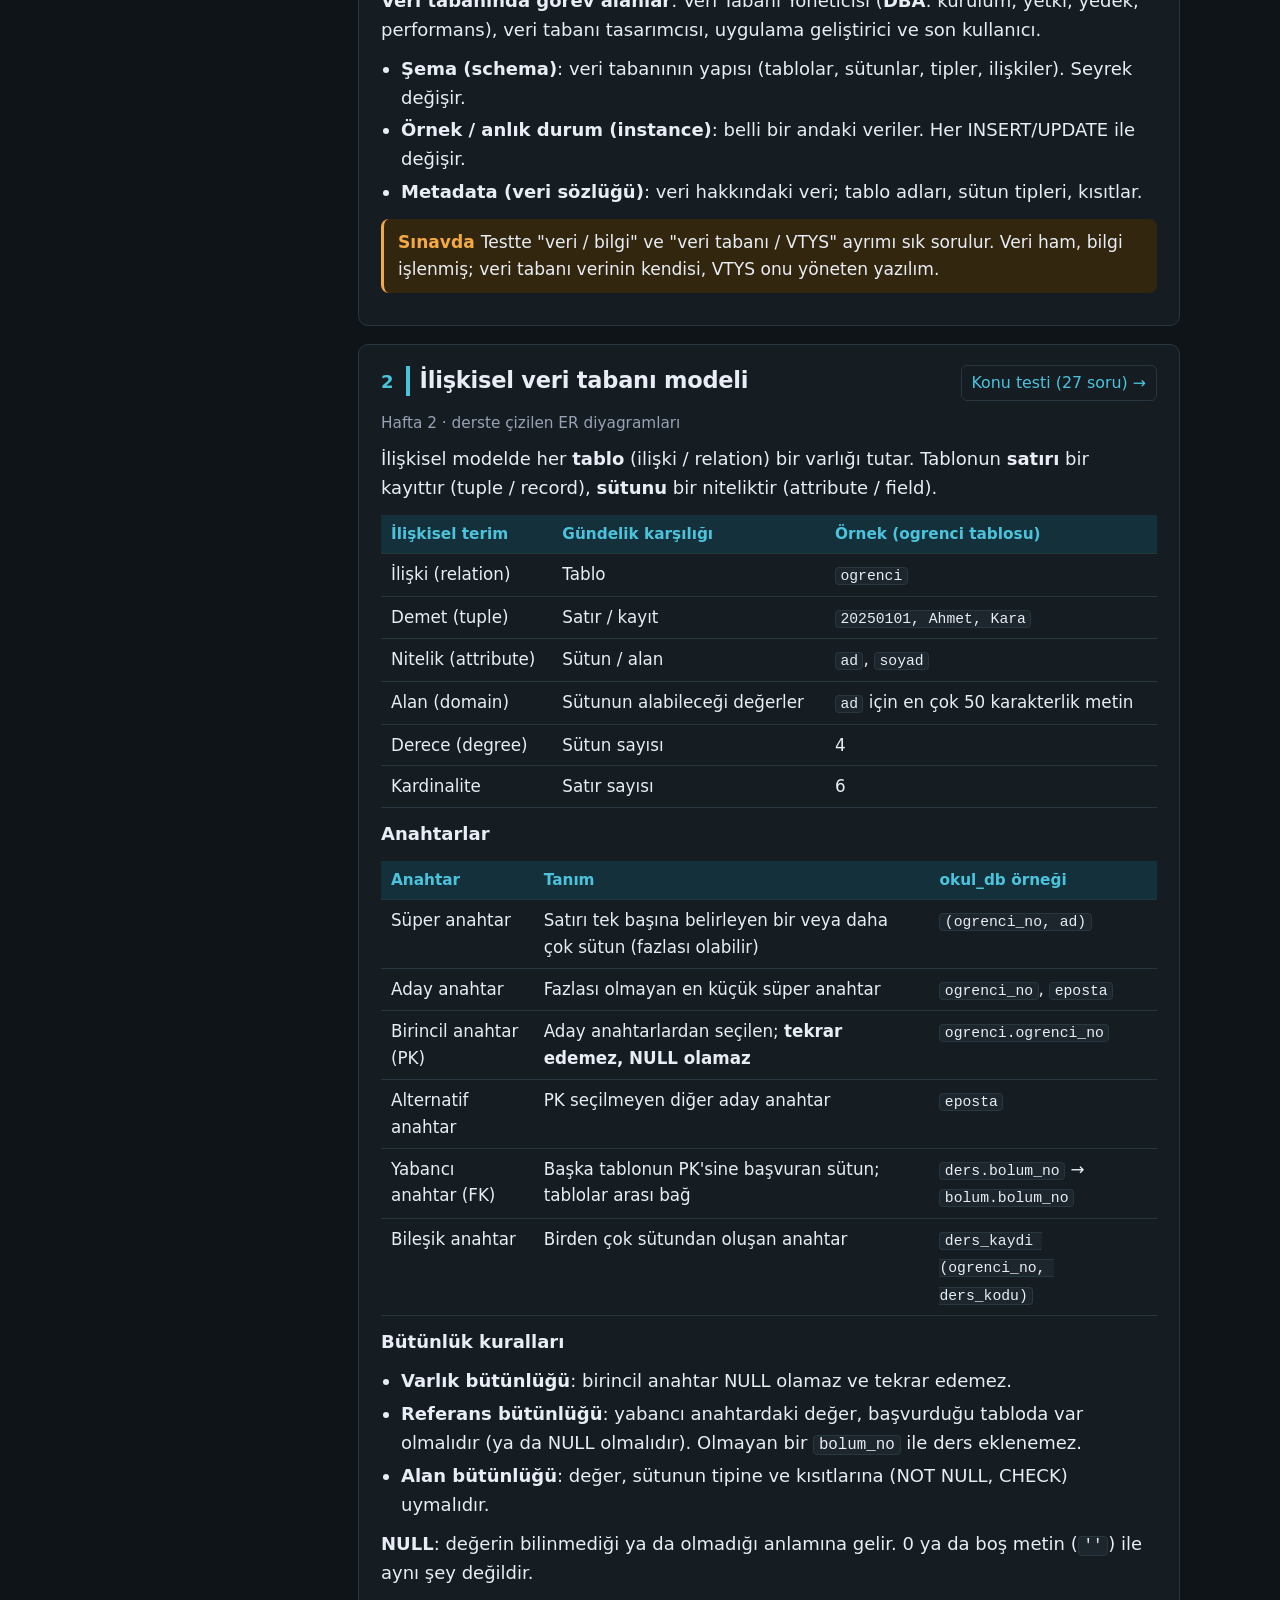
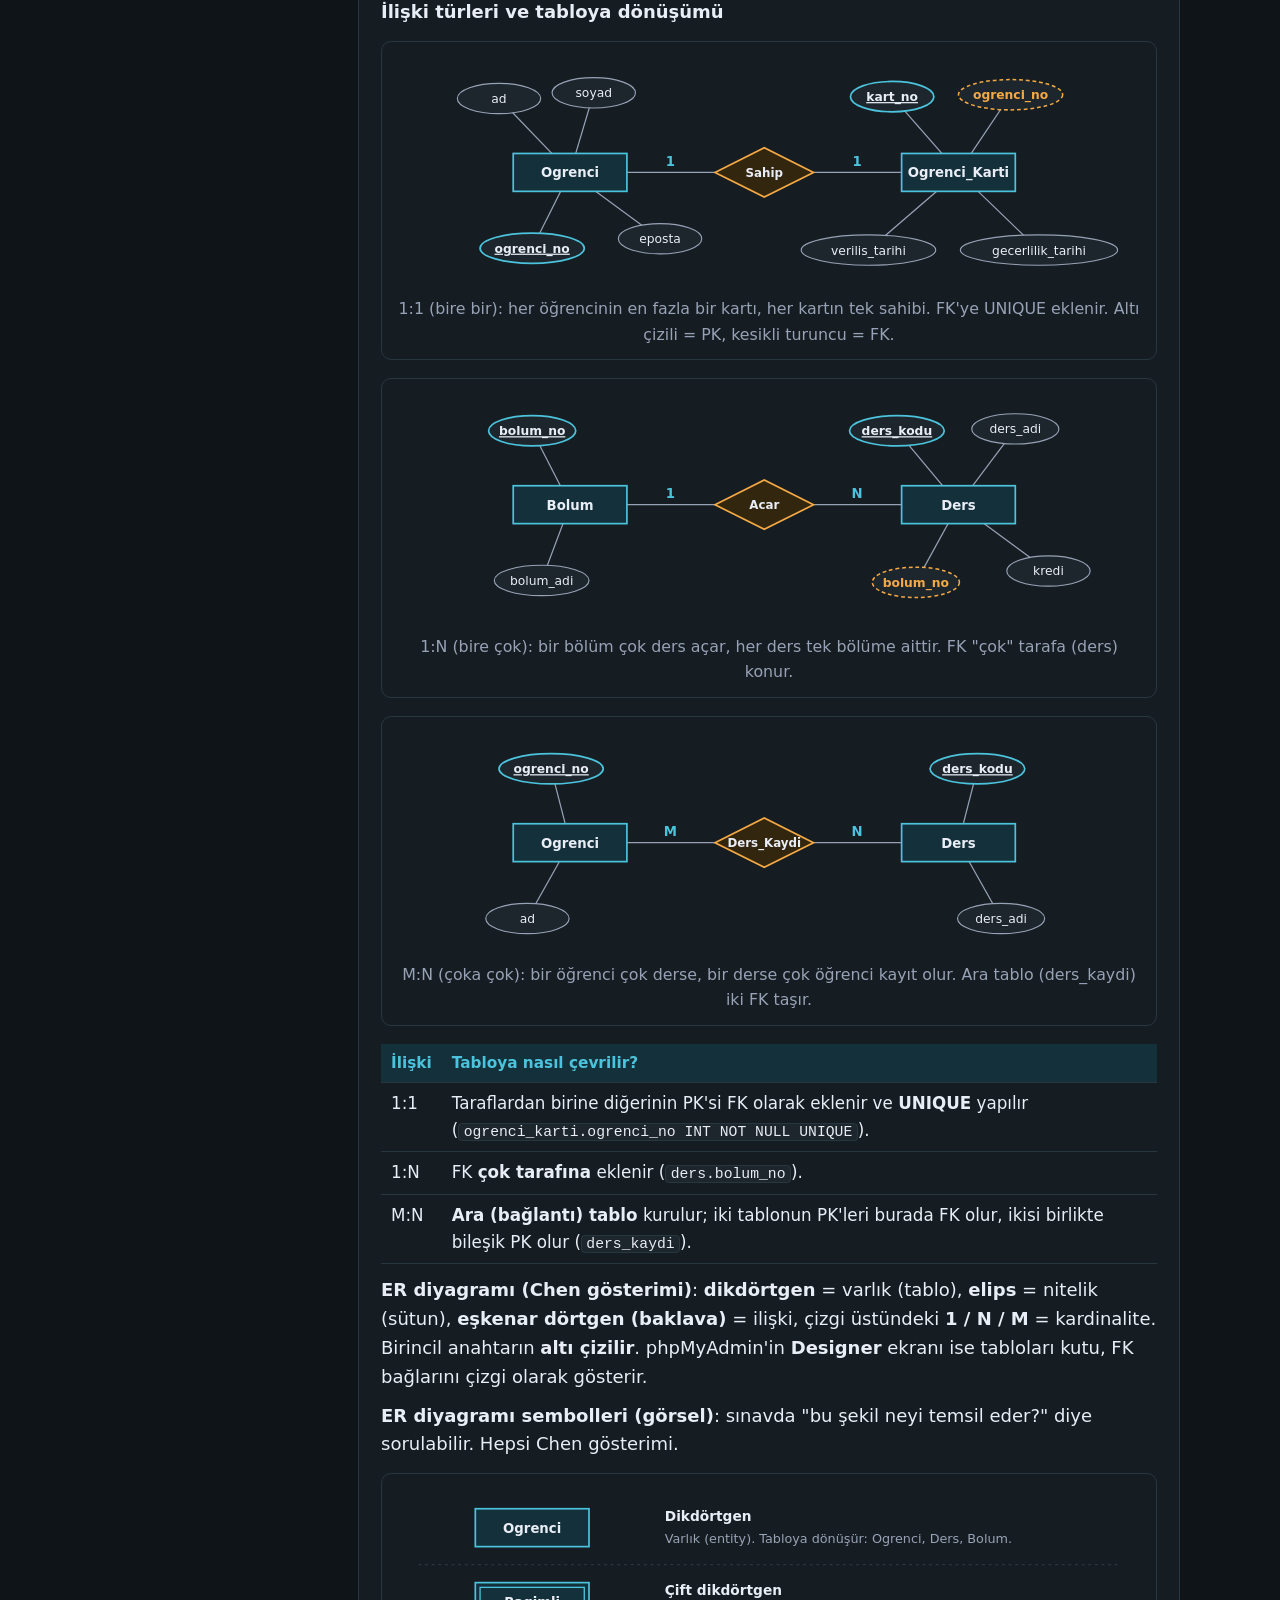
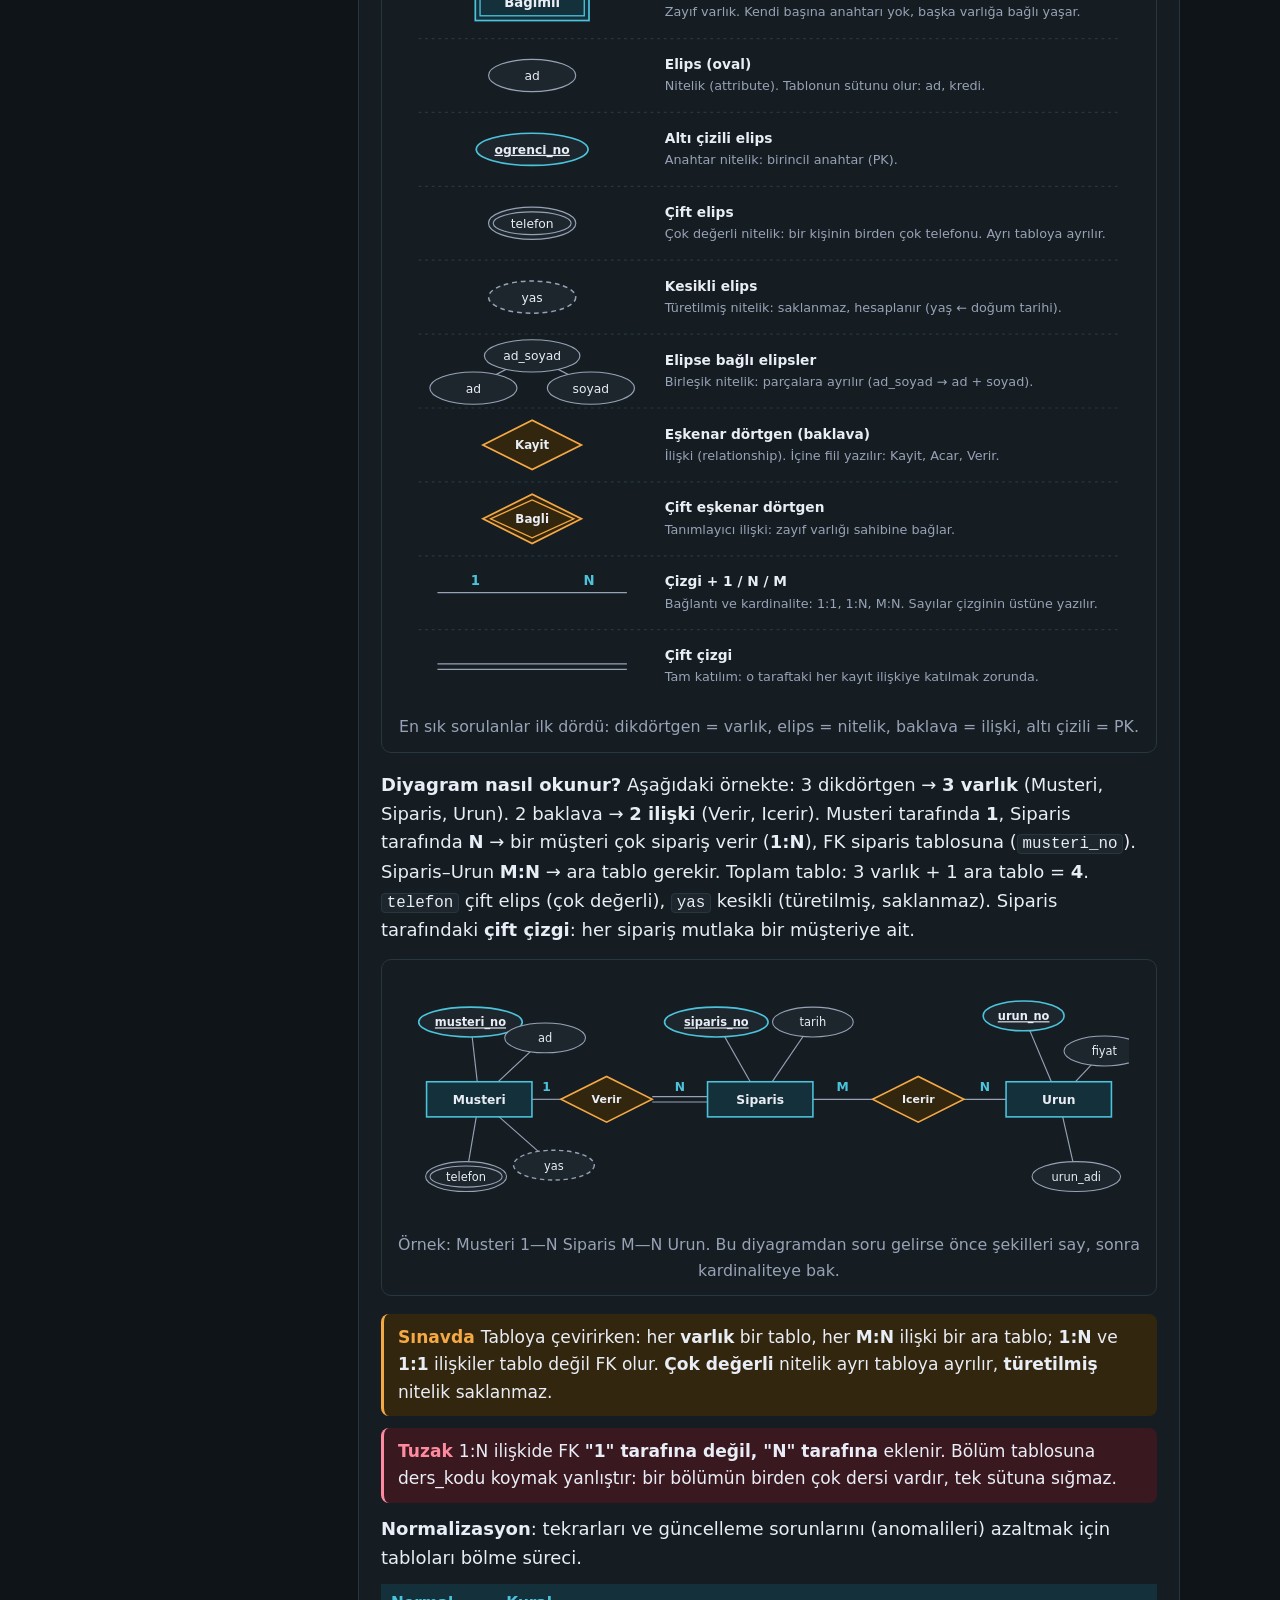
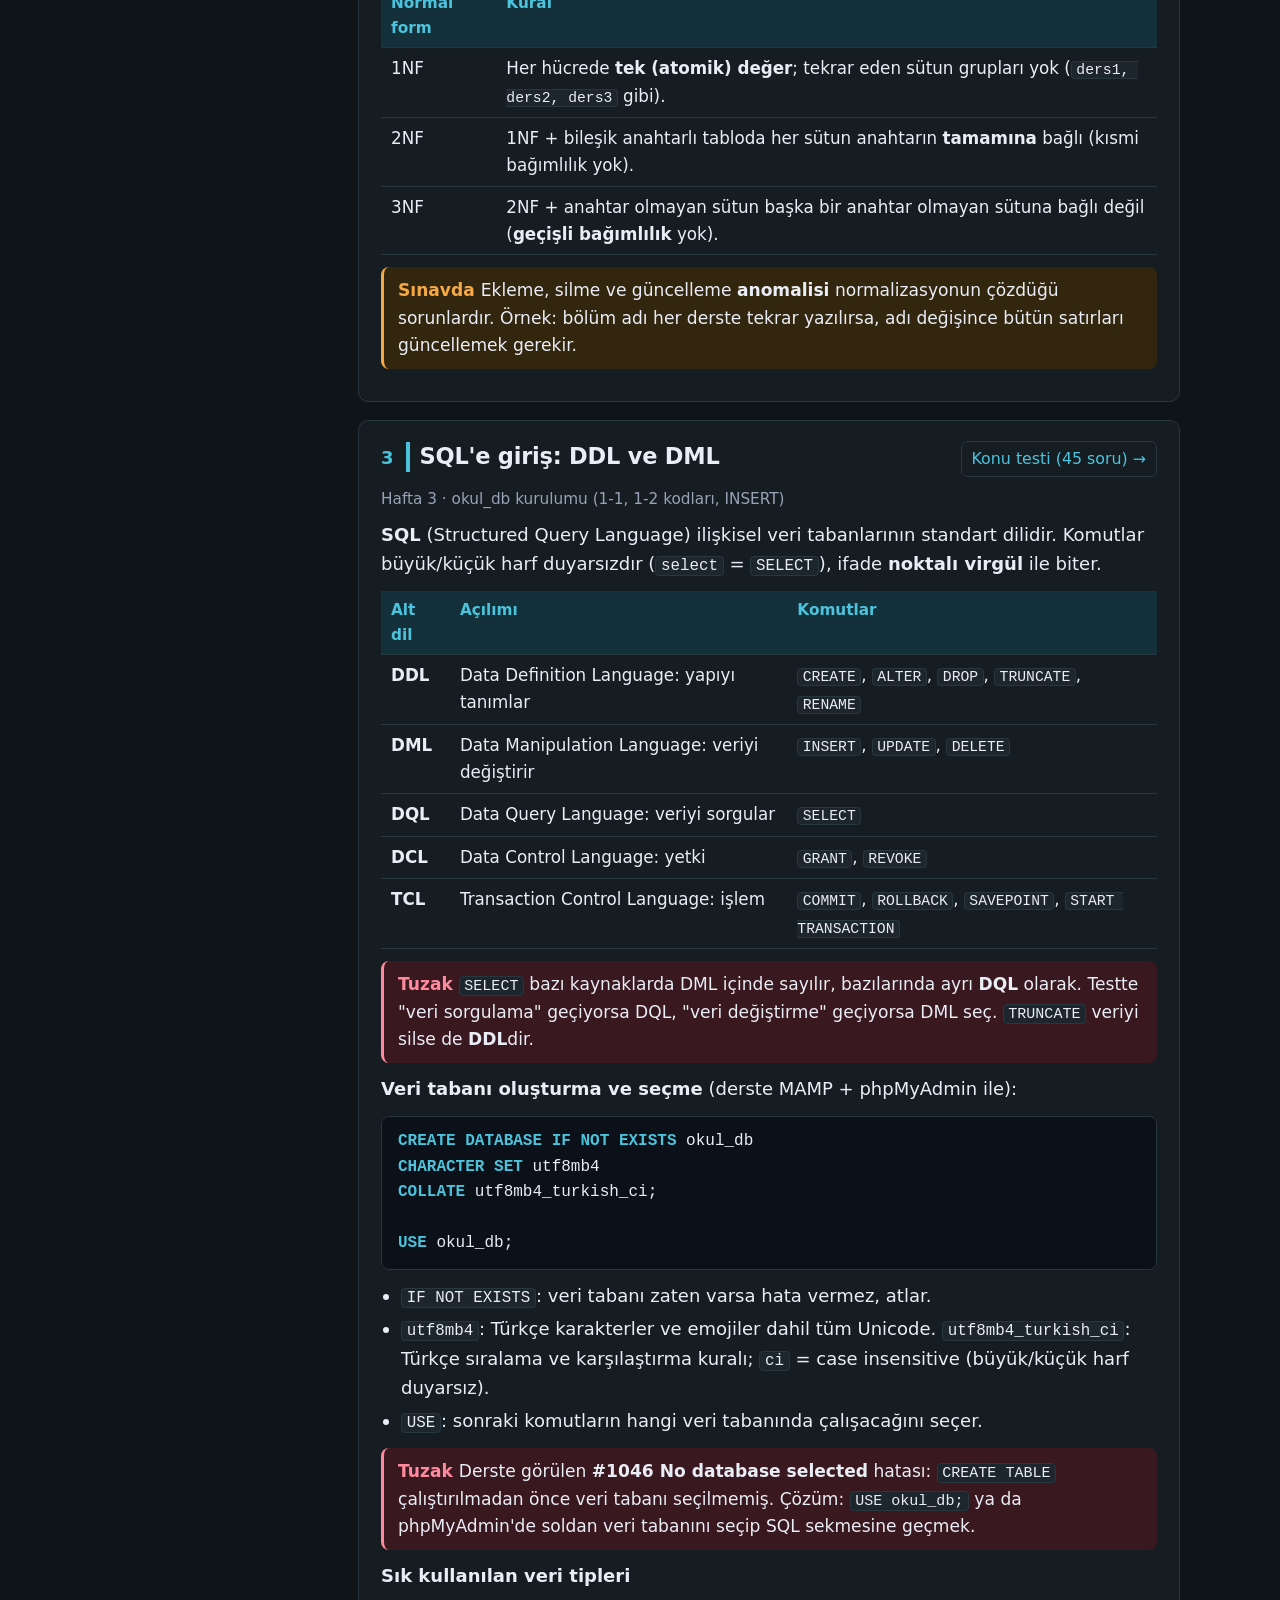
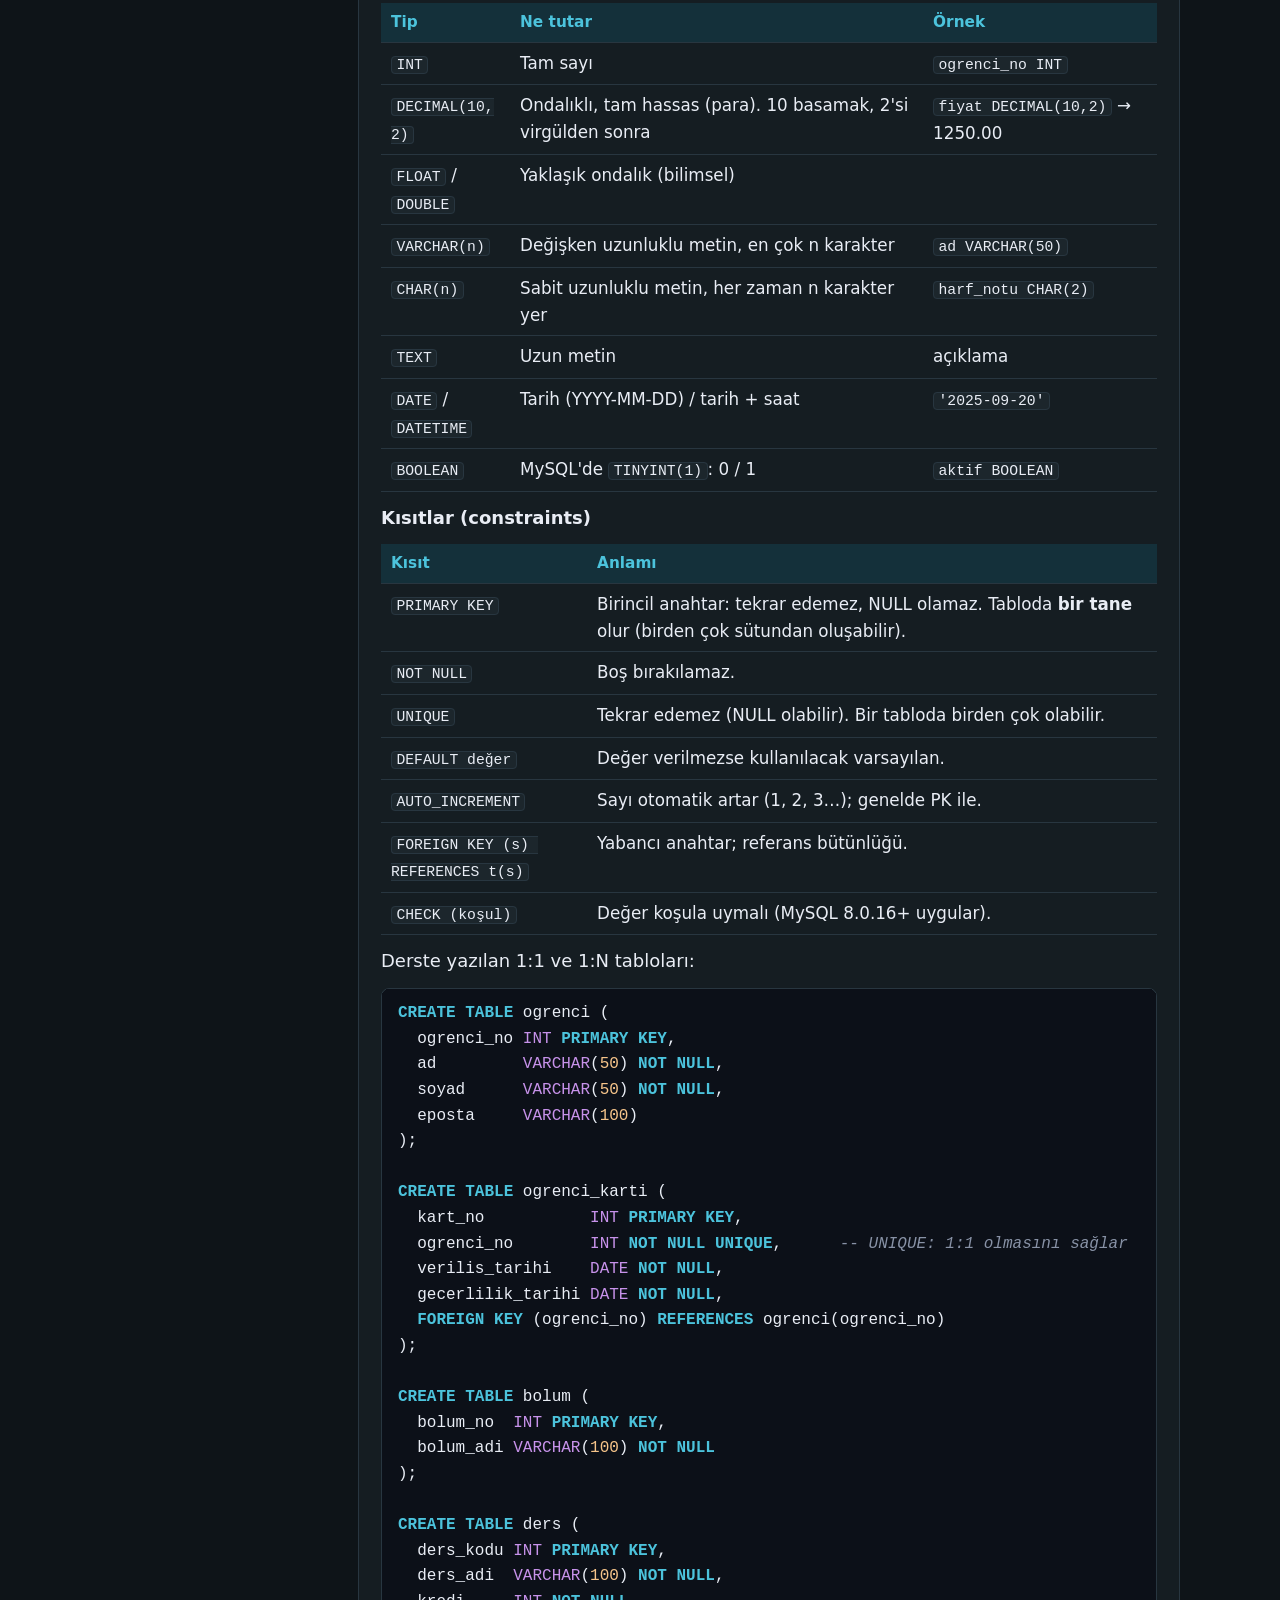
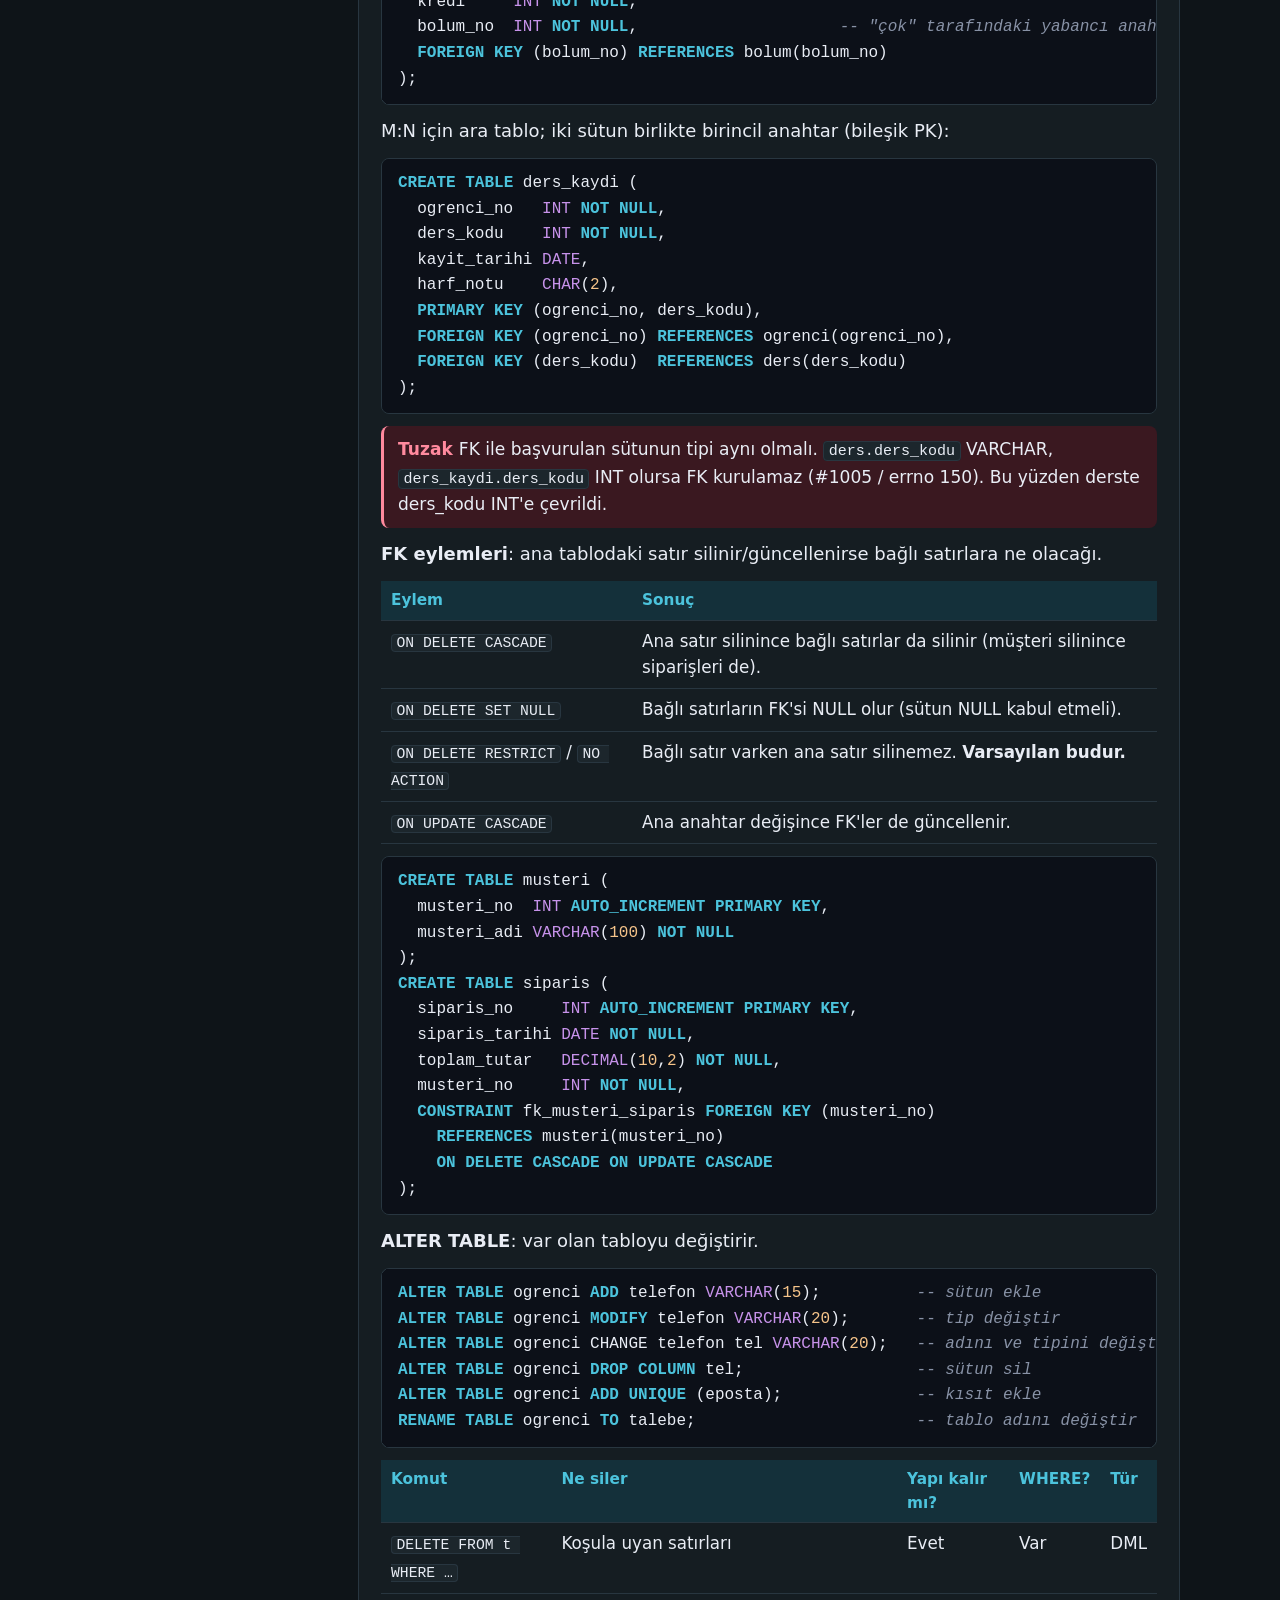
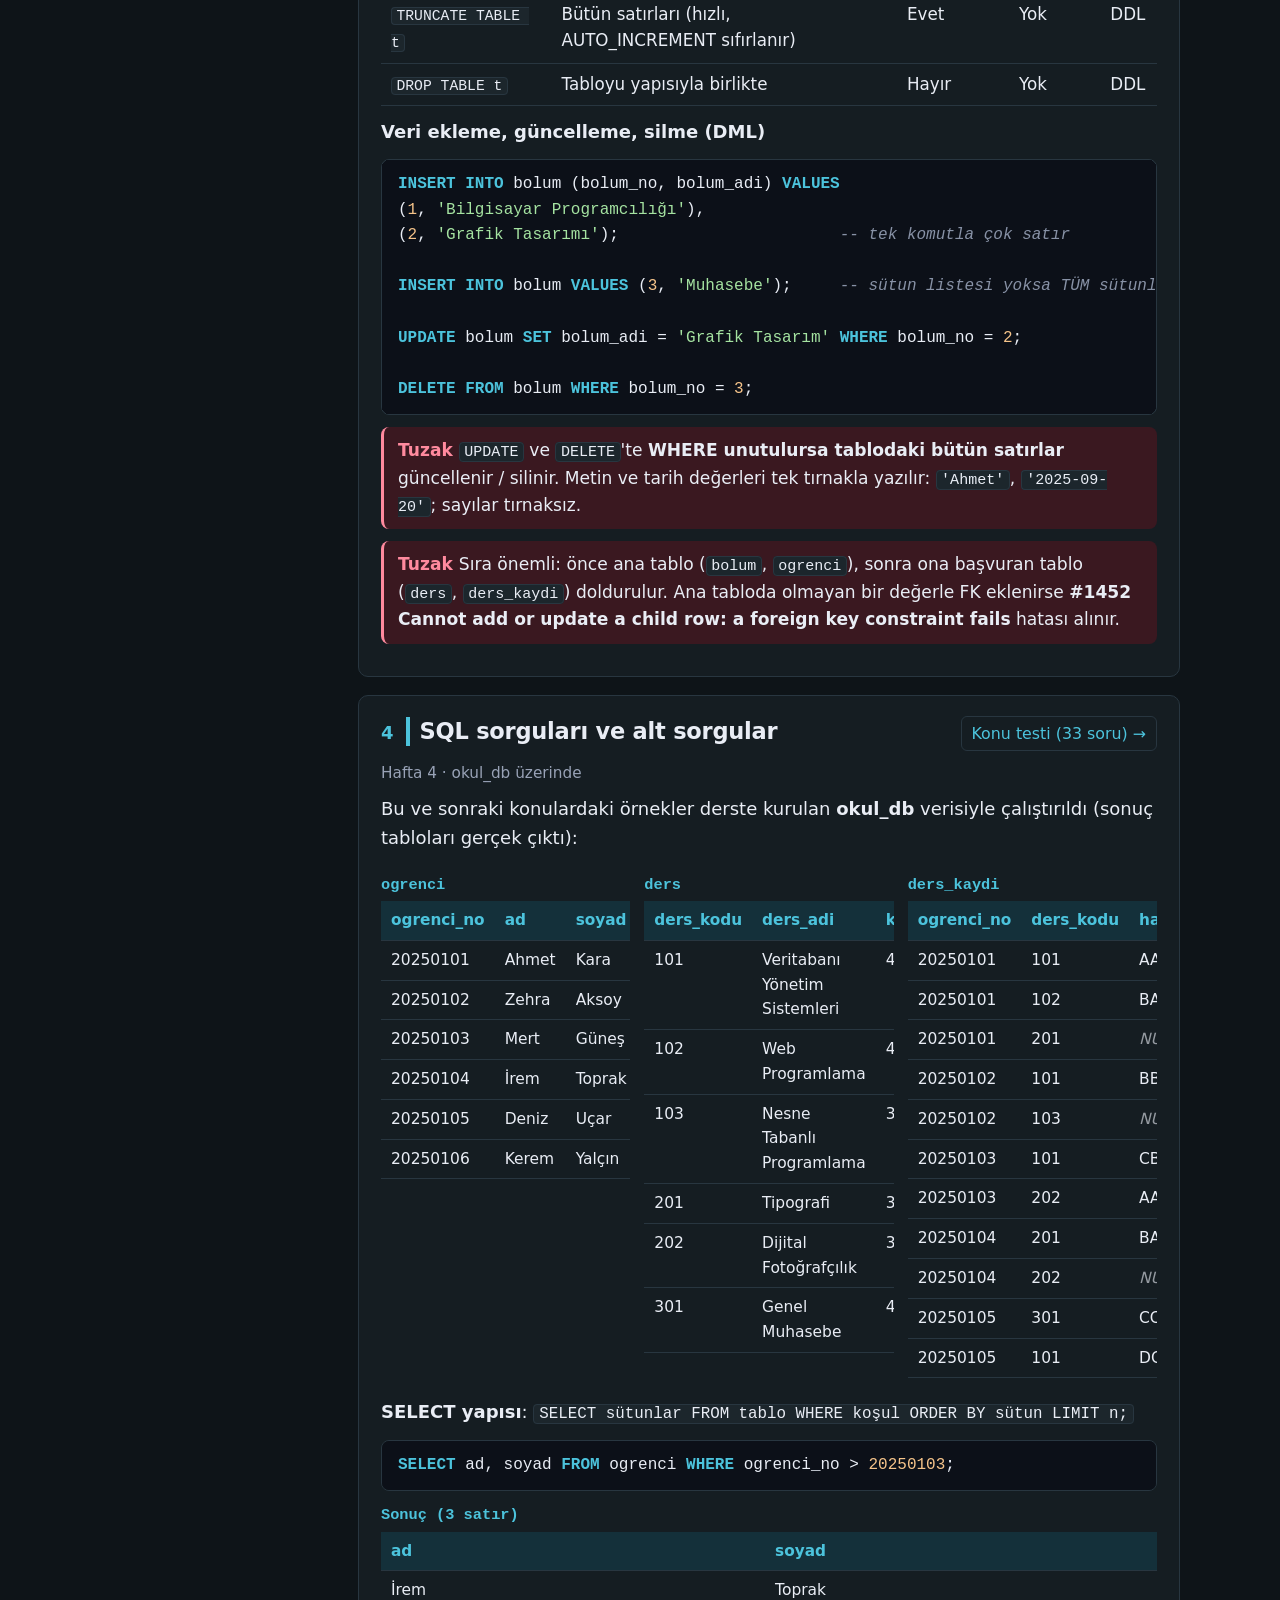
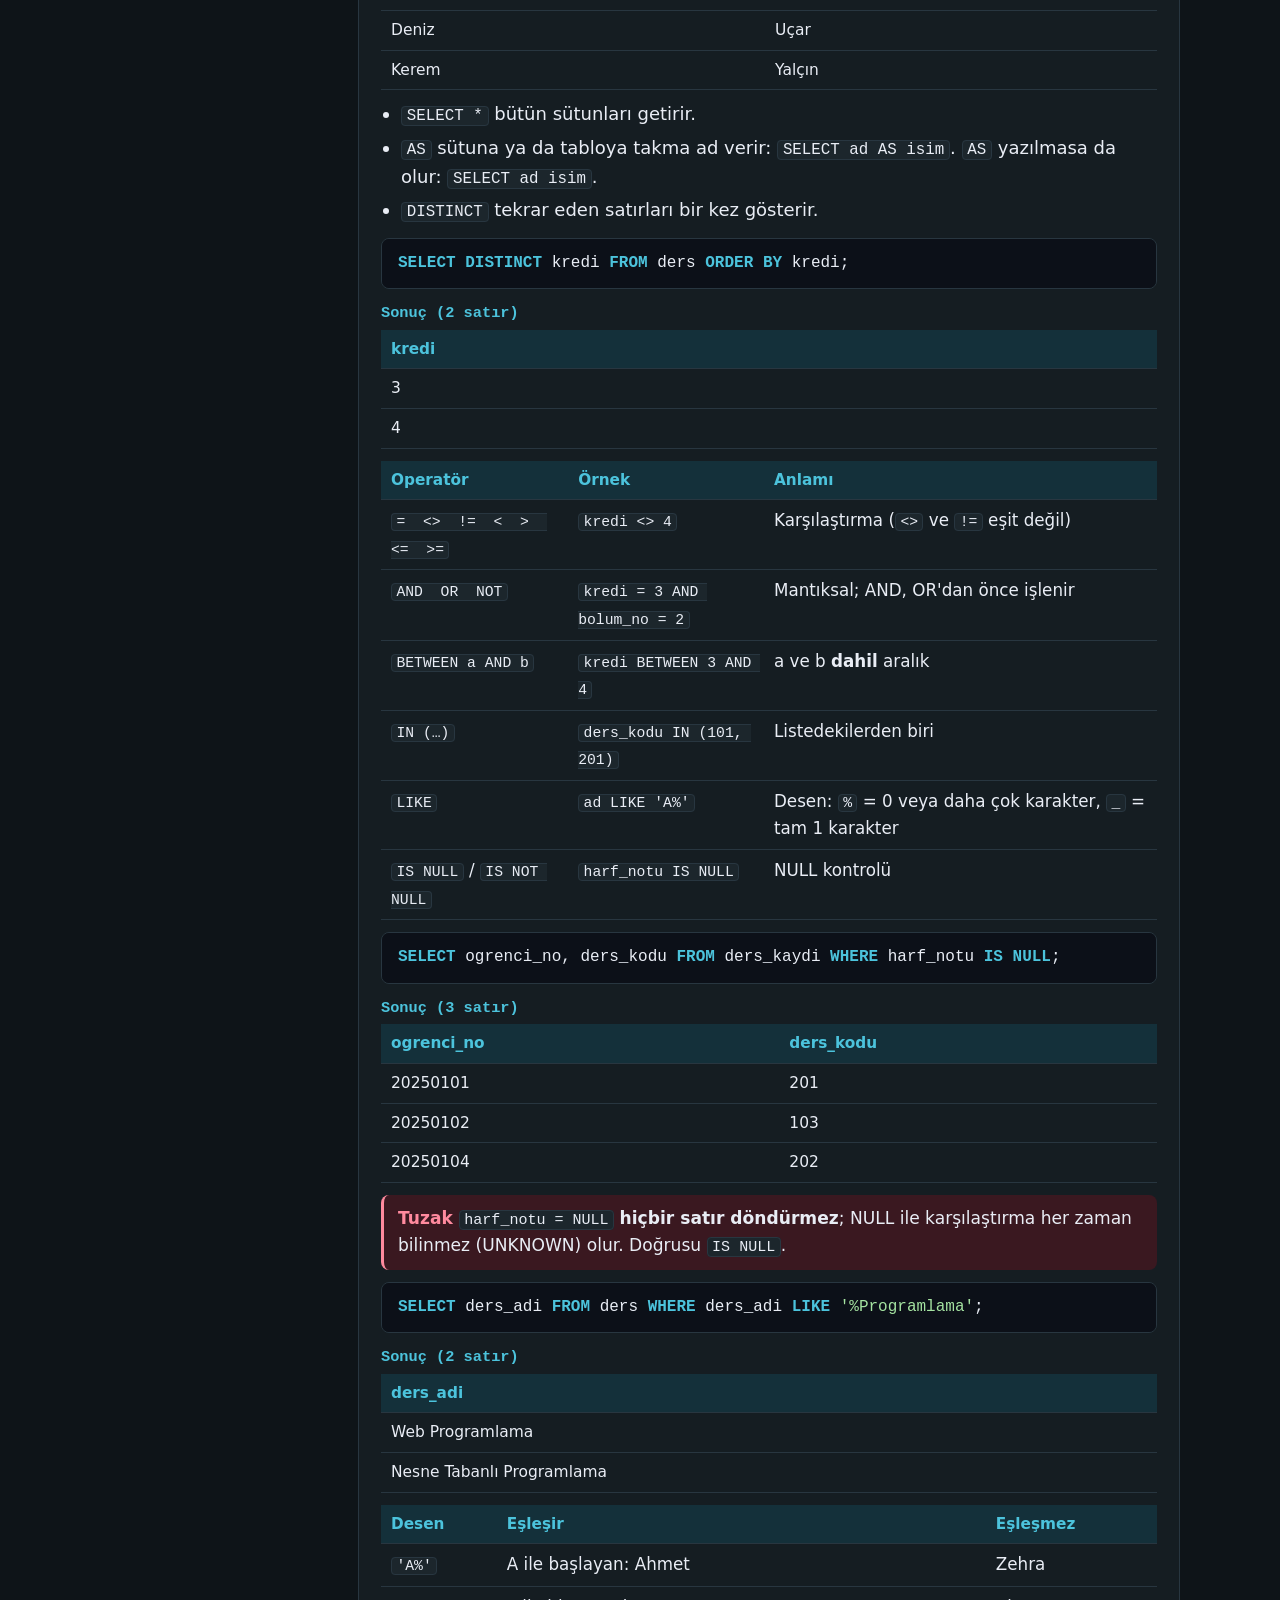
<file: mbp203/index.html>
<!doctype html>
<html lang="tr">
<head>
  <meta charset="UTF-8">
  <meta name="viewport" content="width=device-width, initial-scale=1">
  <meta name="theme-color" content="#00758f">
  <title>MBP203 · Veri Tabanı ve Yönetimi vize çalışma</title>
  <meta name="description" content="MBP203 Veri Tabanı ve Yönetimi (MySQL): konu özetleri, SQL sorguları, JOIN, GROUP BY/HAVING, görünüm ve tetikleyiciler; 5 deneme sınavı ve konu testleri.">
  <link rel="icon" href="data:image/svg+xml,%3Csvg xmlns='http://www.w3.org/2000/svg' viewBox='0 0 32 32'%3E%3Crect width='32' height='32' rx='8' fill='%2300758f'/%3E%3Ctext x='16' y='22' font-family='monospace' font-size='15' font-weight='700' fill='%23fff' text-anchor='middle'%3EDB%3C/text%3E%3C/svg%3E">
  <link rel="stylesheet" href="assets/style.css?v=20261113a">
  <link rel="stylesheet" href="assets/theme.css?v=20261115e">
  <script>
    (function () {
      var t = null;
      try { t = localStorage.getItem('mbp203-theme'); } catch (e) {}
      document.documentElement.setAttribute('data-theme', t || 'dark');
    })();
  </script>
<style id="vt-slide">
@view-transition{navigation:auto}
::view-transition-old(root){animation:.5s cubic-bezier(.65,0,.25,1) both vt-out-l}
::view-transition-new(root){animation:.5s cubic-bezier(.65,0,.25,1) both vt-in-r}
html:active-view-transition-type(back)::view-transition-old(root){animation-name:vt-out-r}
html:active-view-transition-type(back)::view-transition-new(root){animation-name:vt-in-l}
@keyframes vt-out-l{to{transform:translateX(-100%)}}
@keyframes vt-in-r{from{transform:translateX(100%)}}
@keyframes vt-out-r{to{transform:translateX(100%)}}
@keyframes vt-in-l{from{transform:translateX(-100%)}}
@media (prefers-reduced-motion:reduce){@view-transition{navigation:none}}
</style>
<script id="vt-dir">
addEventListener('pagereveal',function(e){if(!e.viewTransition)return;try{var a=navigation.activation;if(!a||!a.from)return;var d=function(u){return new URL(u).pathname.replace(/index\.html$/,'').split('/').filter(Boolean).length};e.viewTransition.types.add(d(a.entry.url)<d(a.from.url)?'back':'forward')}catch(_){}});
</script>
<script src="../phase.js?v=20261113a" data-scroll="tekrar"></script>
</head>
<body>
  <header class="topbar">
    <div class="topbar-inner">
      <a class="brand" href="#tekrar"><i></i>MBP203<span> · Veri Tabanı ve Yönetimi</span></a>
      <nav class="tabs" aria-label="Bölümler">
        <a href="#tekrar" data-tab="tekrar">Genel Tekrar</a>
        <a href="#test" data-tab="test">Test</a>
      </nav>
      <button class="theme-btn" id="themeBtn" type="button" aria-label="Tema değiştir" title="Açık / koyu tema">◐</button>
    </div>
  </header>

  <main id="app" class="container"></main>

  <script src="content.js?v=20261115e"></script>
  <script src="questions.js?v=20261115e"></script>
  <script src="assets/app.js?v=20261115e"></script>
<script src="../kit.js?v=20261113a"></script>
<script src="kit-init.js?v=20261113a"></script>
</body>
</html>
</file>
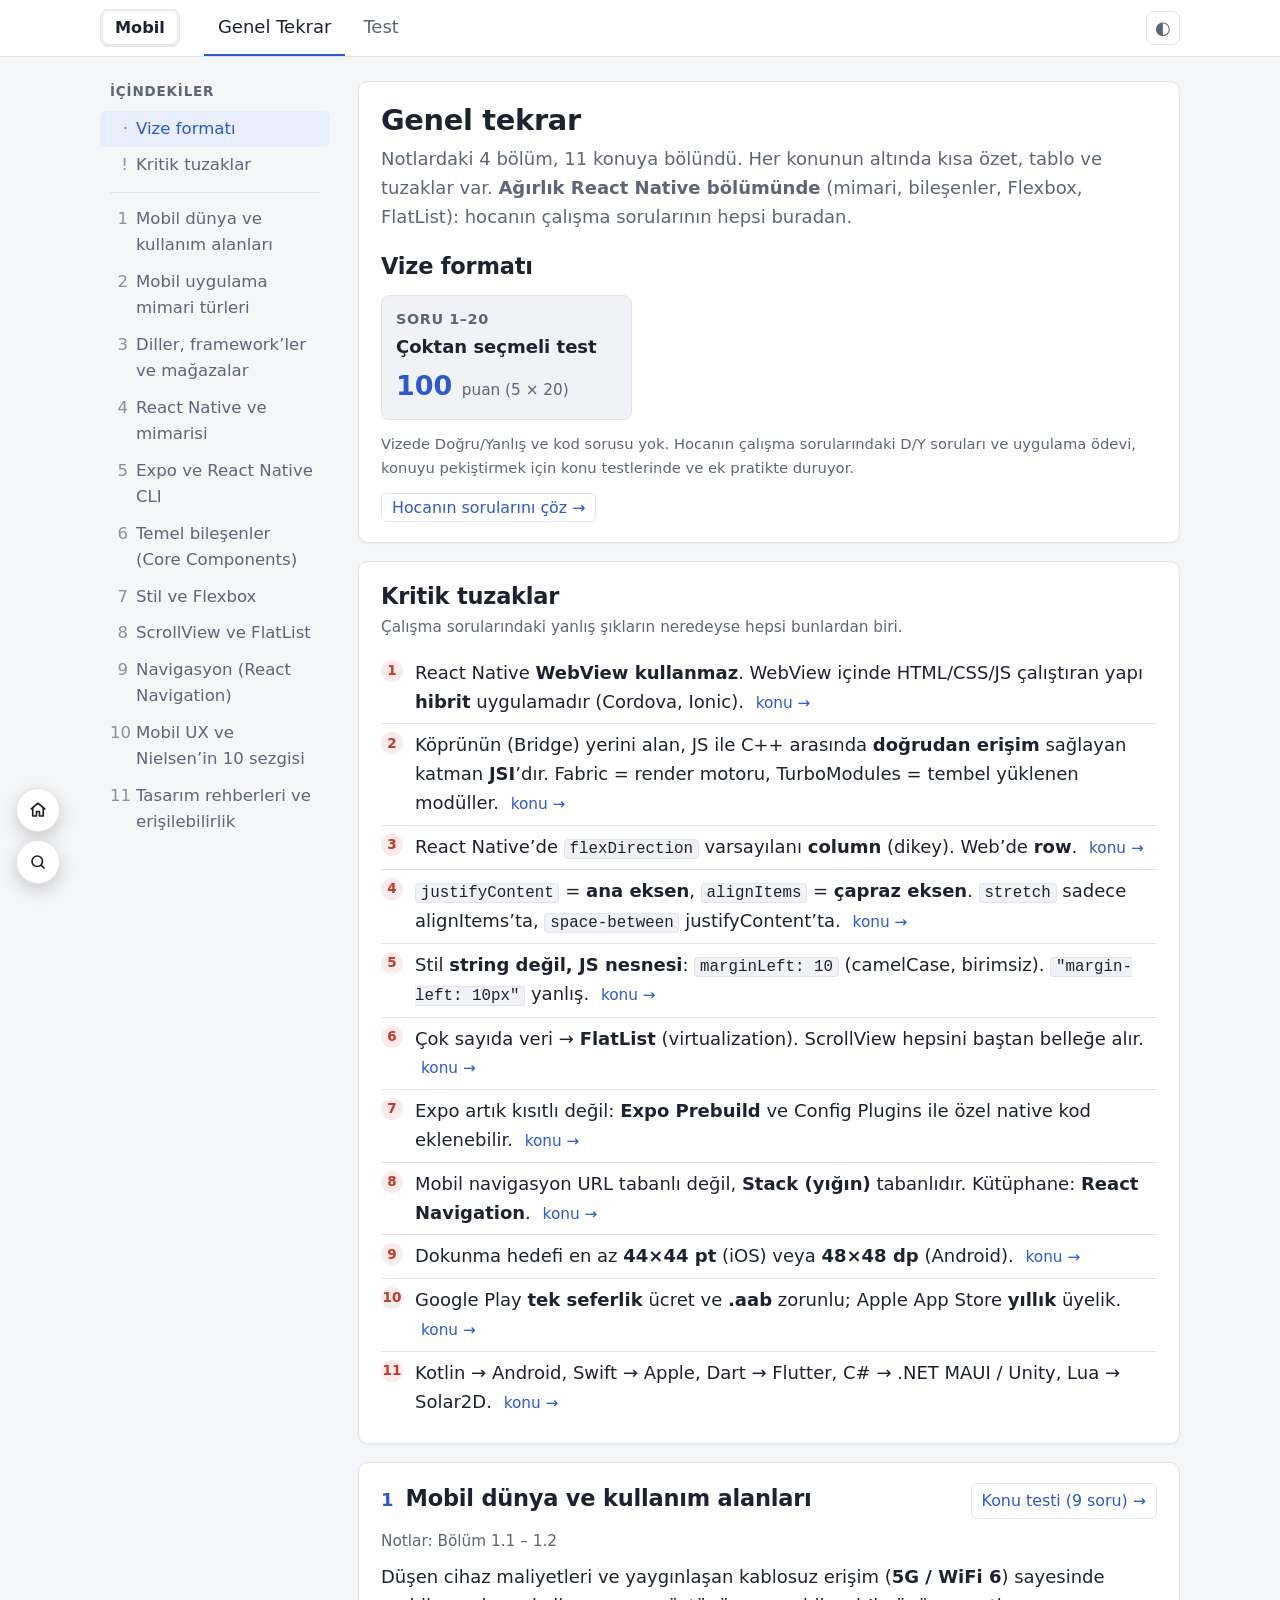
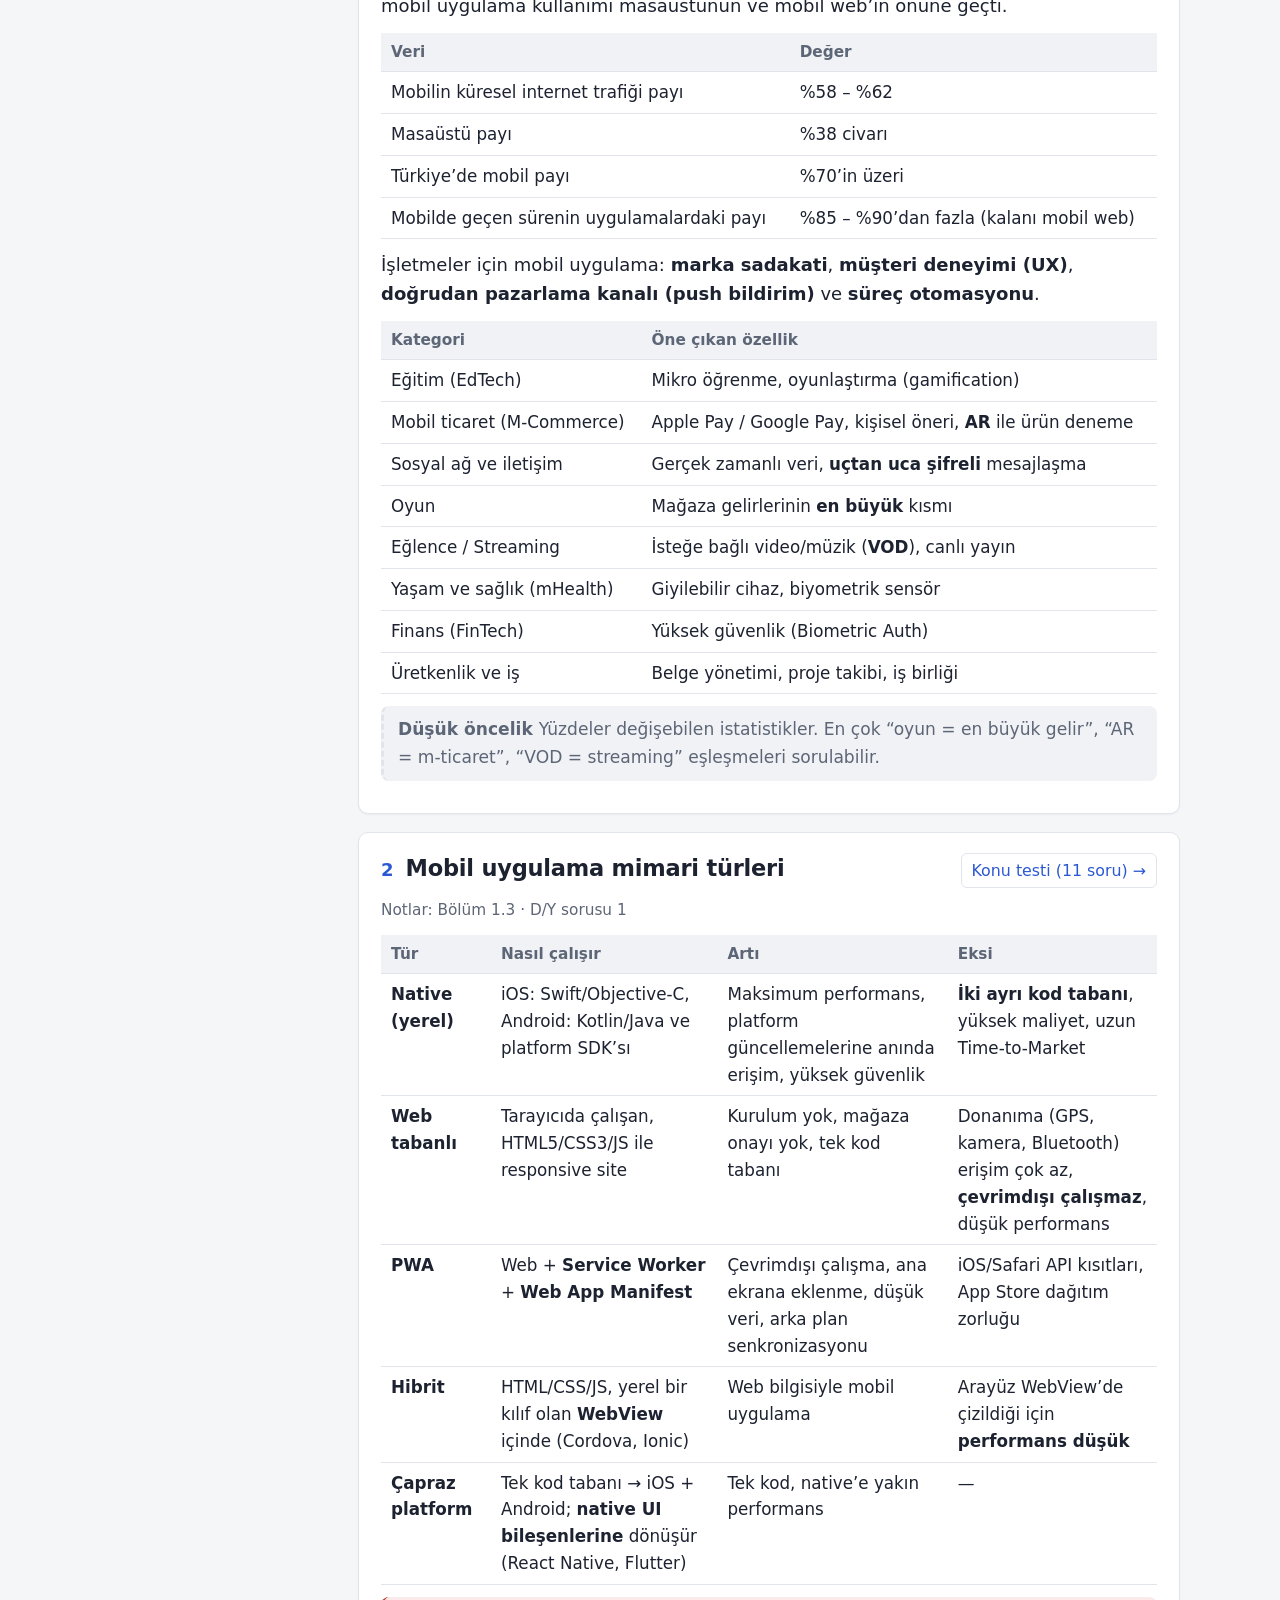
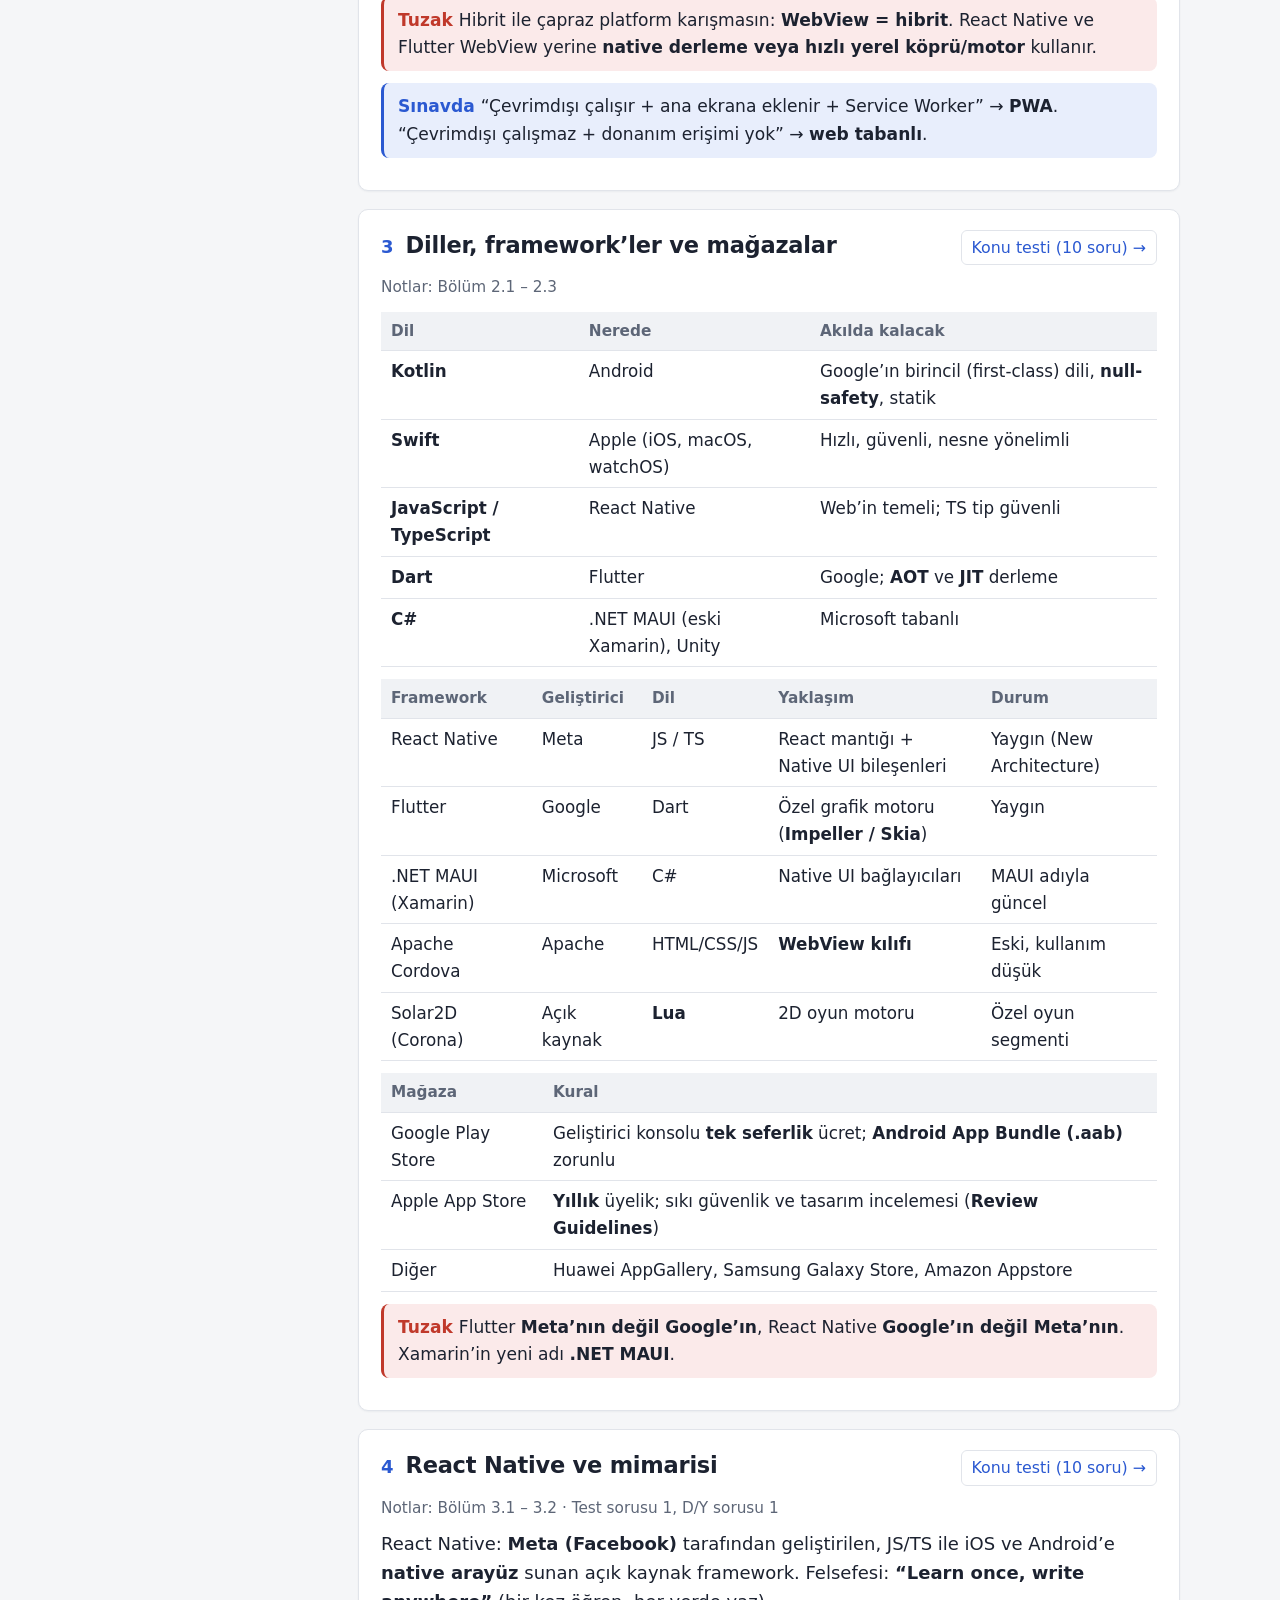
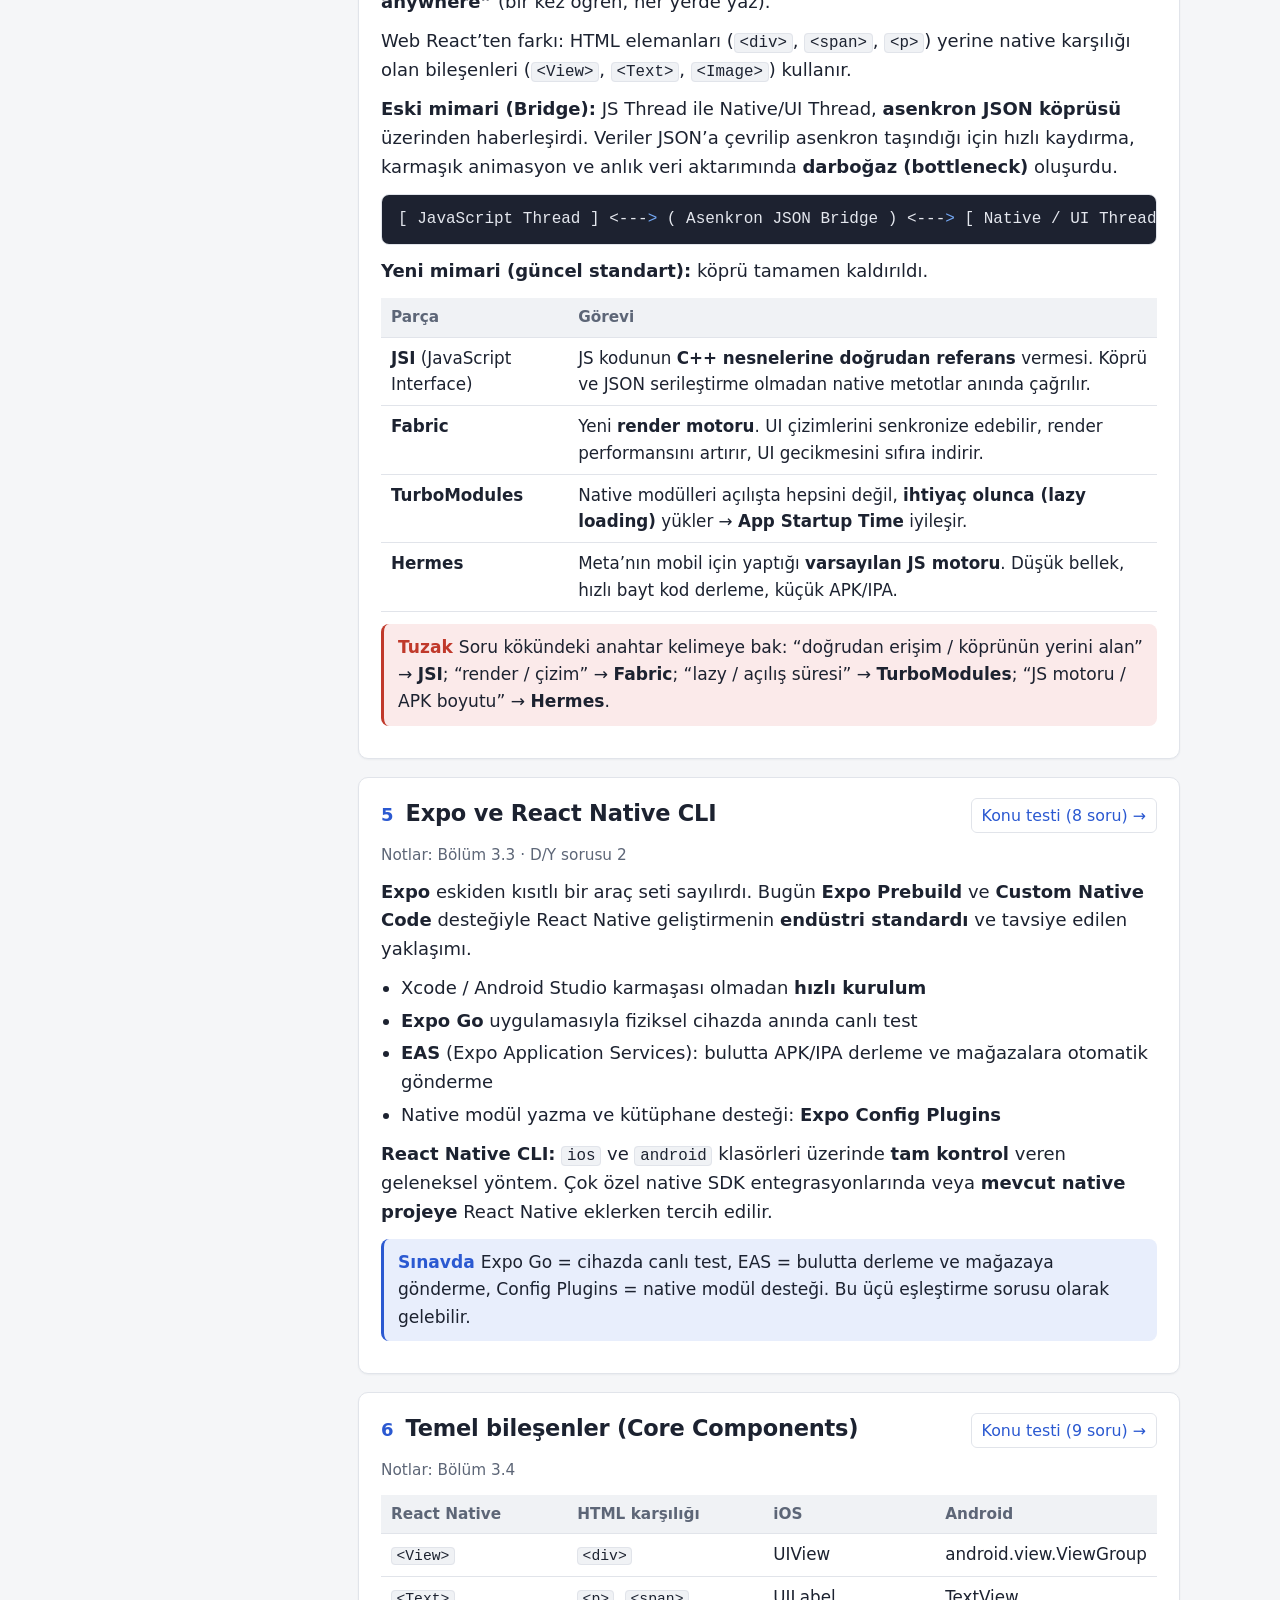
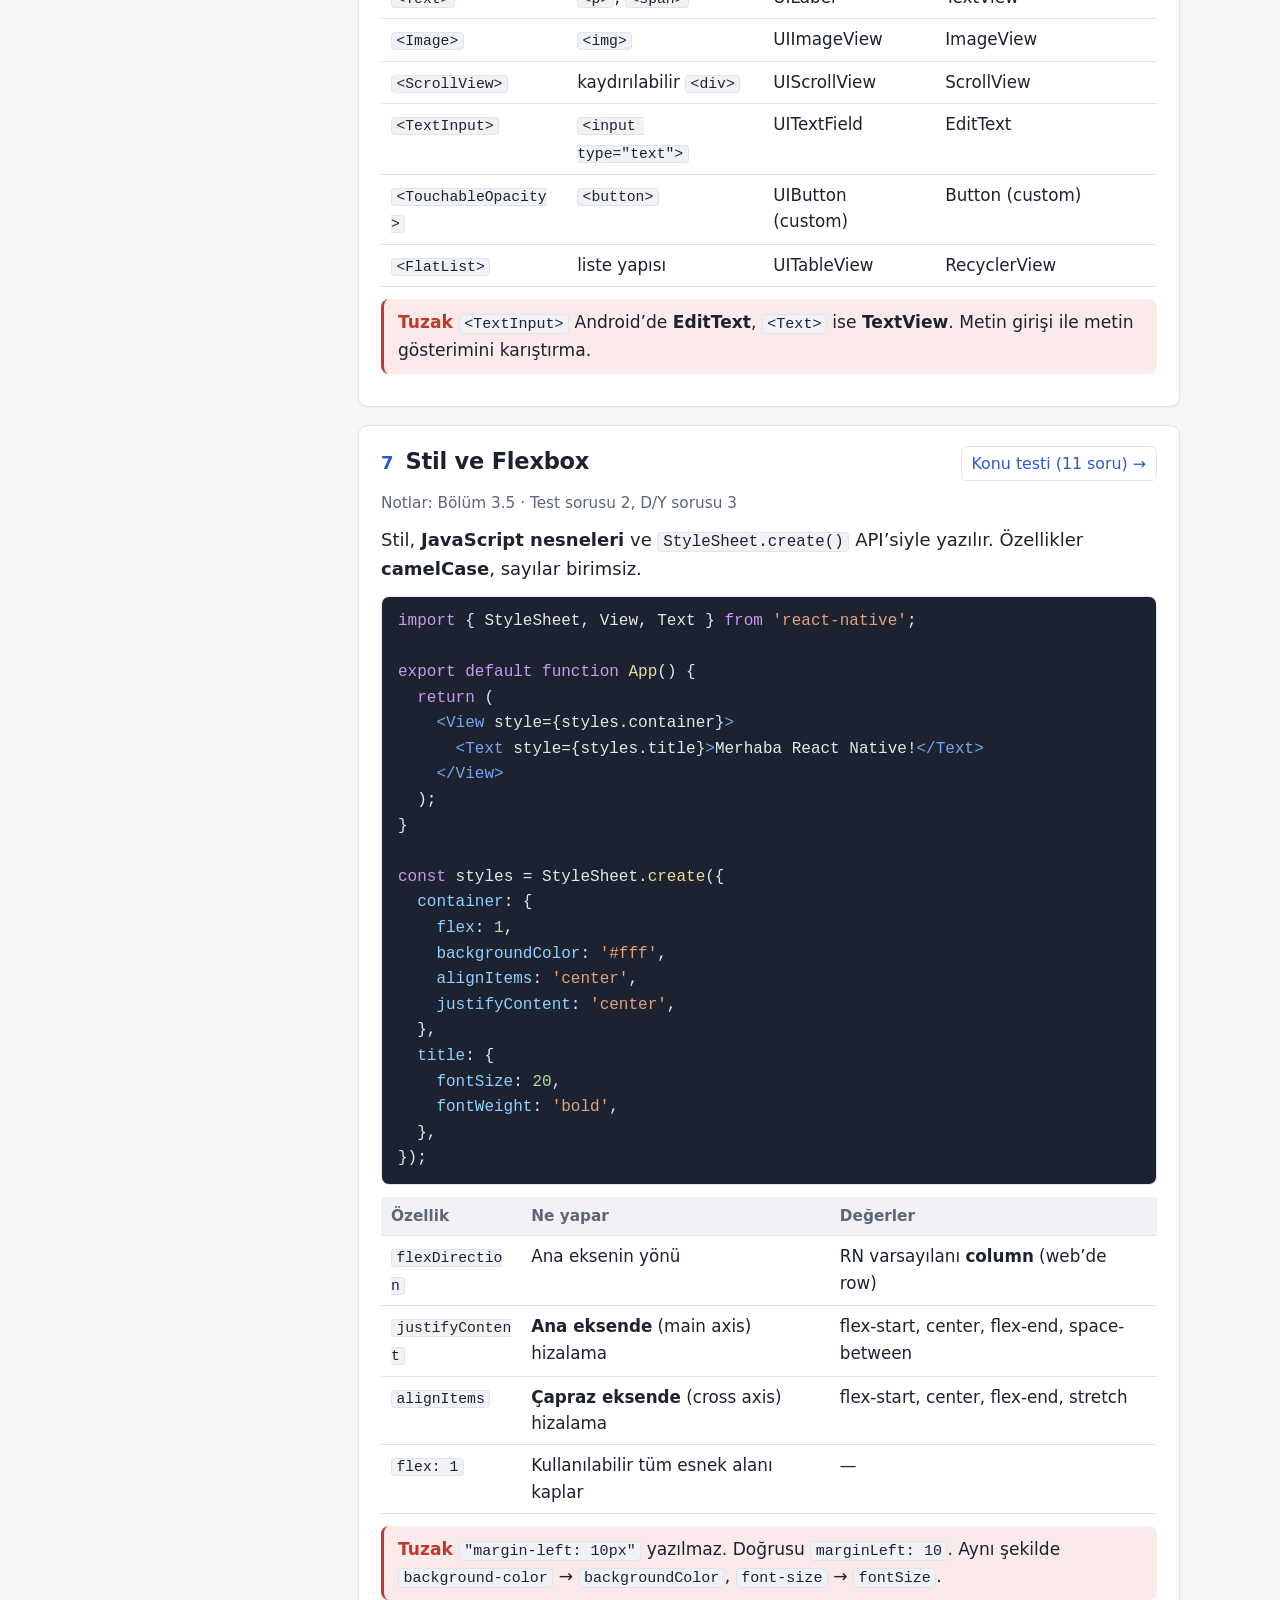
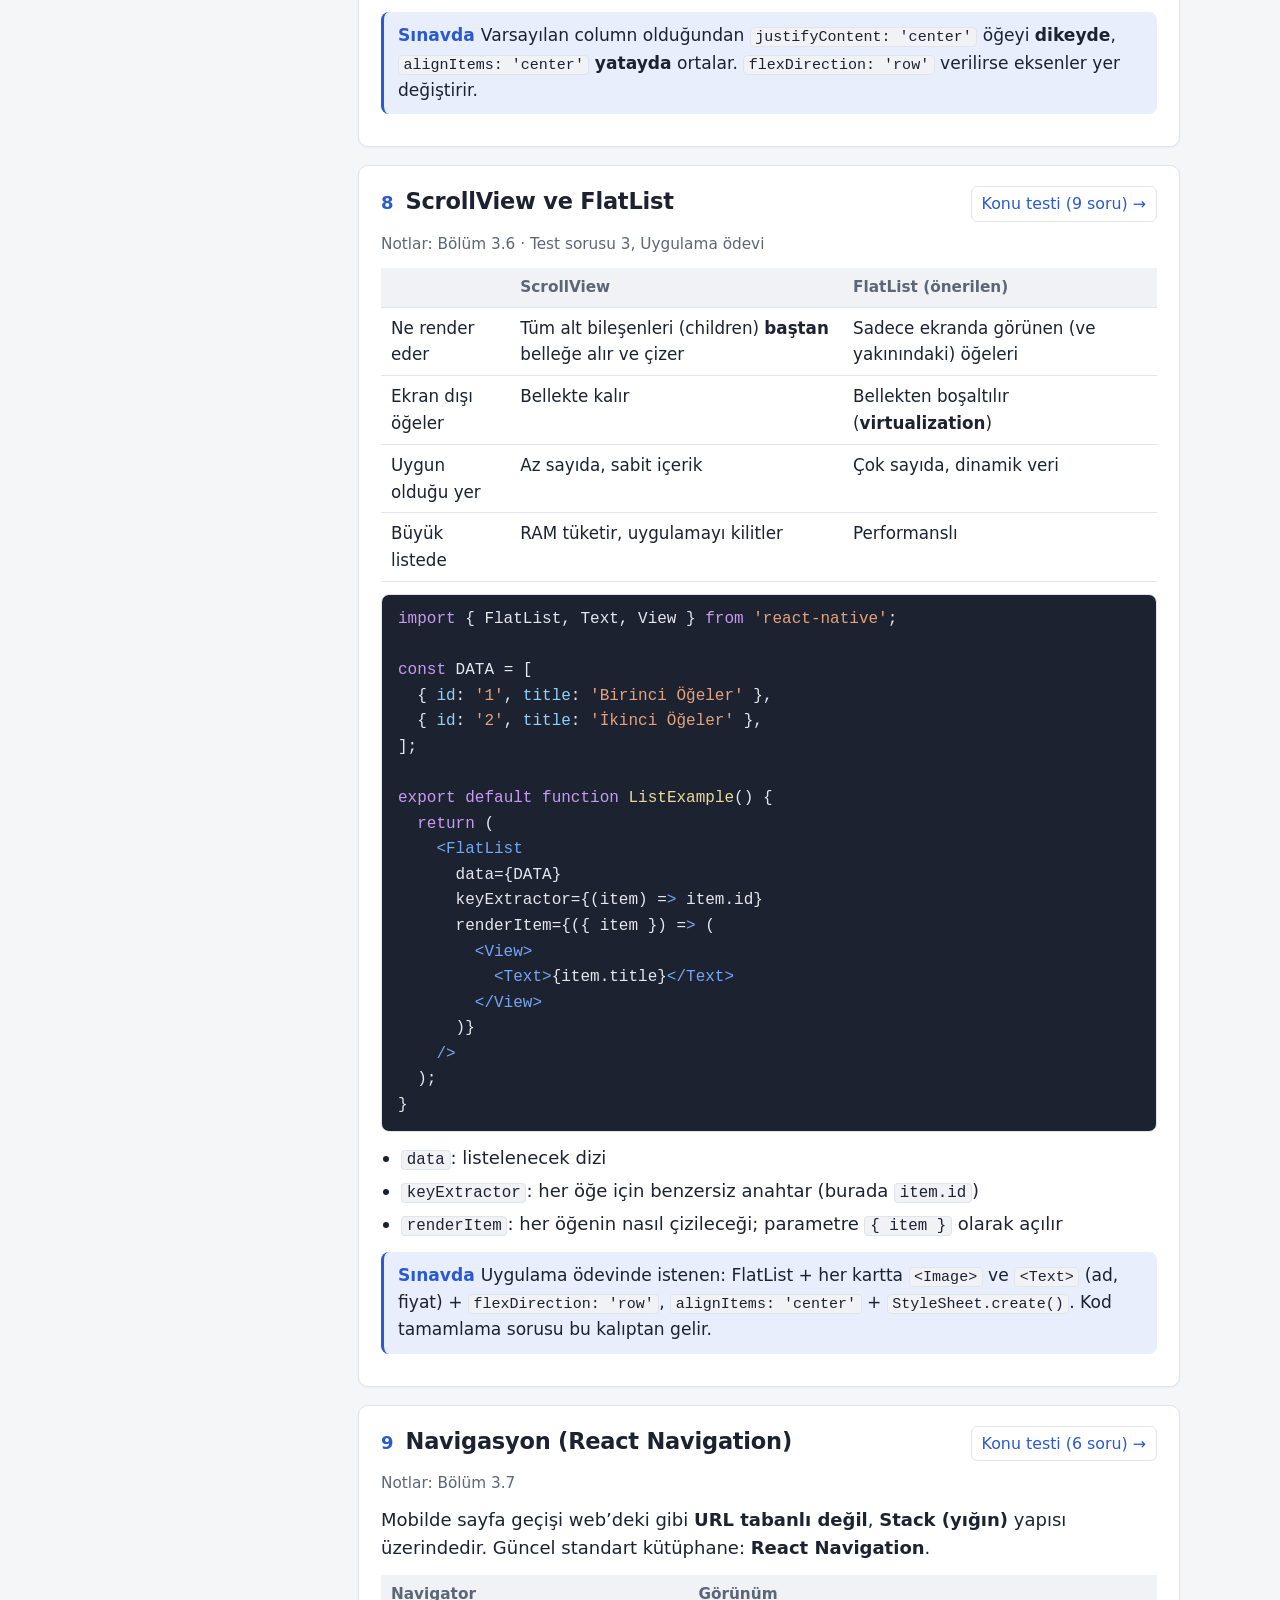
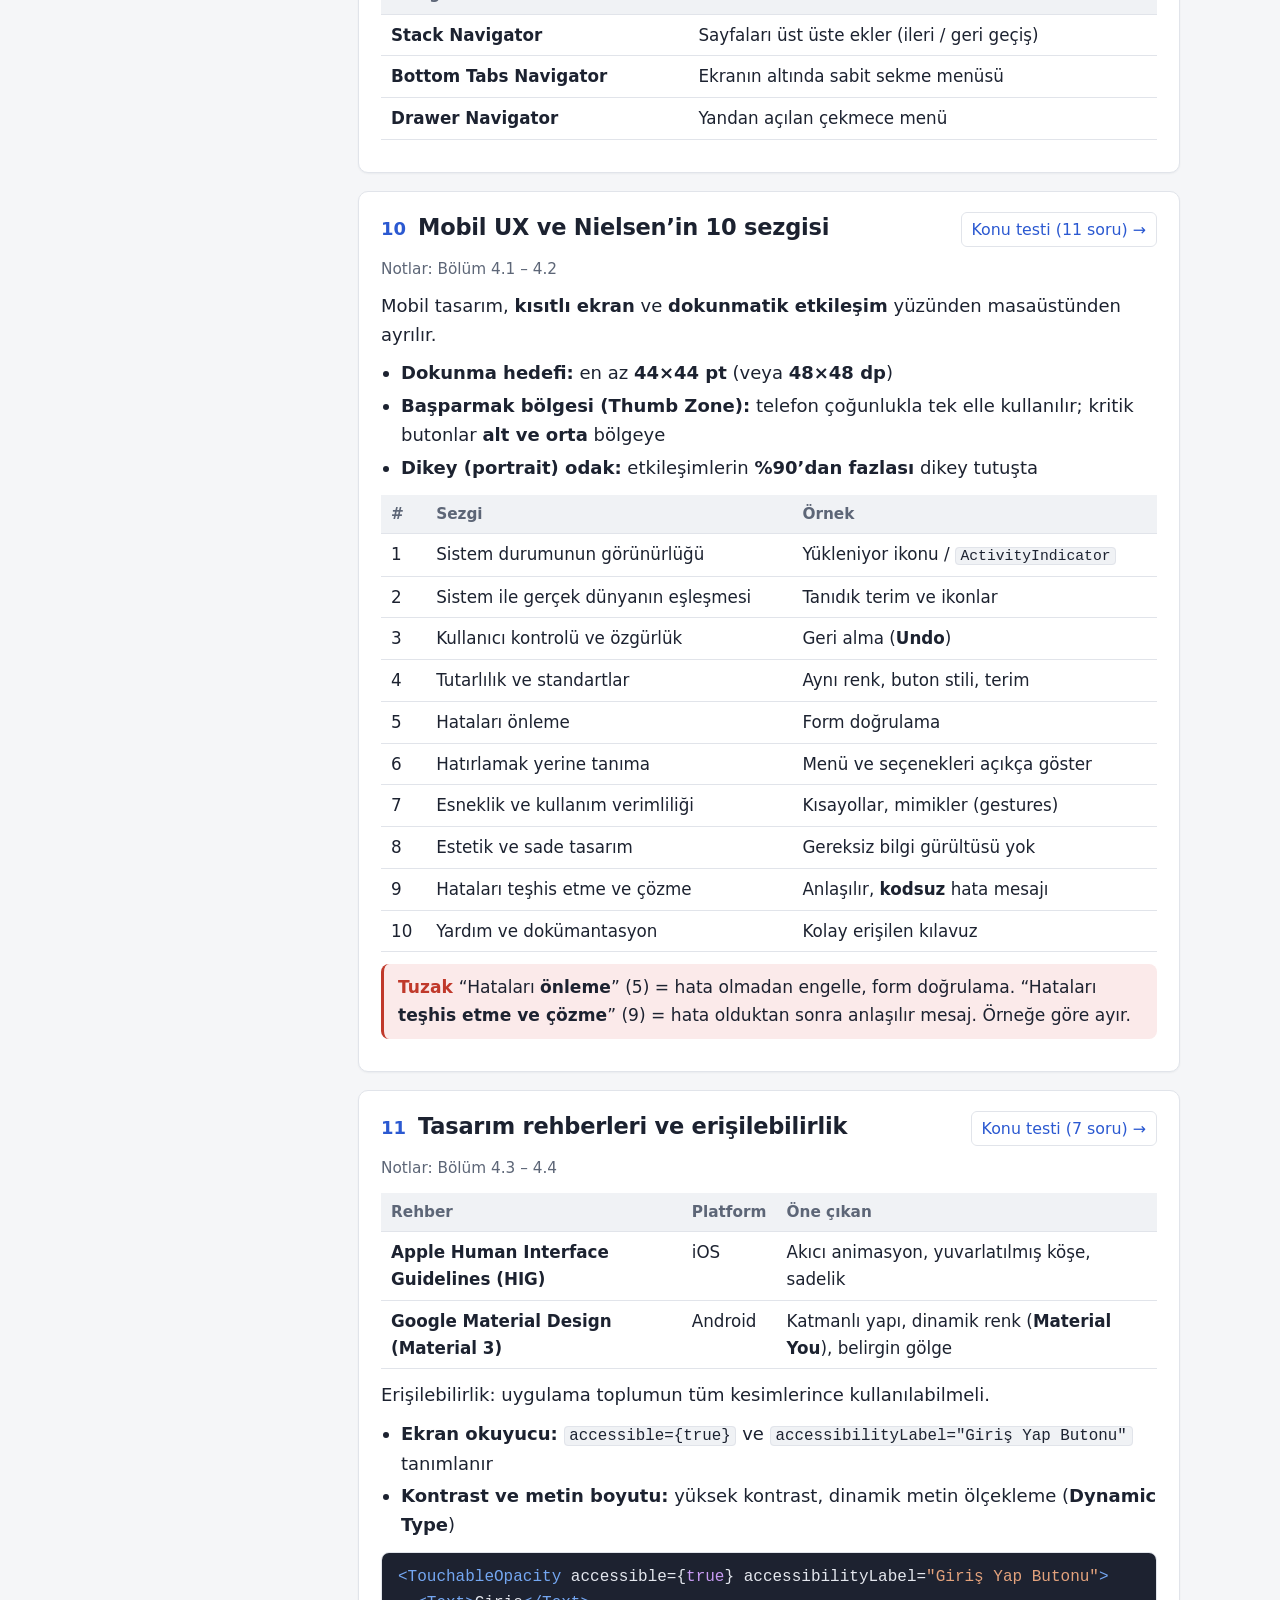
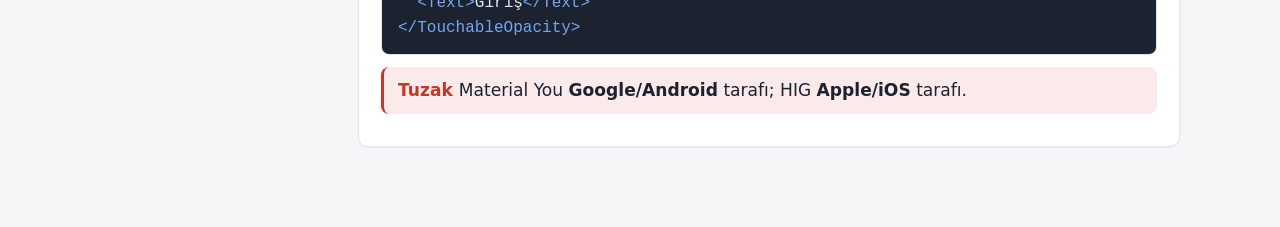
<file: mbp221/index.html>
<!doctype html>
<html lang="tr">
<head>
  <meta charset="UTF-8">
  <meta name="viewport" content="width=device-width, initial-scale=1">
  <title>Mobil Vize Çalışma · MBP221 Mobil Uygulamalar ve Teknolojiler</title>
  <meta name="description" content="MBP221 Mobil Uygulamalar ve Teknolojiler (React Native) vize tekrarı ve testleri.">
  <link rel="stylesheet" href="assets/style.css?v=20261113j">
  <script>
    (function () {
      try { var t = localStorage.getItem('vize-theme'); if (t) document.documentElement.setAttribute('data-theme', t); } catch (e) {}
    })();
  </script>
<style id="vt-slide">
@view-transition{navigation:auto}
::view-transition-old(root){animation:.5s cubic-bezier(.65,0,.25,1) both vt-out-l}
::view-transition-new(root){animation:.5s cubic-bezier(.65,0,.25,1) both vt-in-r}
html:active-view-transition-type(back)::view-transition-old(root){animation-name:vt-out-r}
html:active-view-transition-type(back)::view-transition-new(root){animation-name:vt-in-l}
@keyframes vt-out-l{to{transform:translateX(-100%)}}
@keyframes vt-in-r{from{transform:translateX(100%)}}
@keyframes vt-out-r{to{transform:translateX(100%)}}
@keyframes vt-in-l{from{transform:translateX(-100%)}}
@media (prefers-reduced-motion:reduce){@view-transition{navigation:none}}
</style>
<script id="vt-dir">
addEventListener('pagereveal',function(e){if(!e.viewTransition)return;try{var a=navigation.activation;if(!a||!a.from)return;var d=function(u){return new URL(u).pathname.replace(/index\.html$/,'').split('/').filter(Boolean).length};e.viewTransition.types.add(d(a.entry.url)<d(a.from.url)?'back':'forward')}catch(_){}});
</script>
<script src="../phase.js?v=1" data-scroll="tekrar"></script>
</head>
<body>
  <header class="topbar">
    <div class="topbar-inner">
      <nav class="courses" aria-label="Dersler">
        <a href="./" class="active" aria-current="page">Mobil</a>
      </nav>
      <nav class="tabs" aria-label="Bölümler">
        <a href="#tekrar" data-tab="tekrar">Genel Tekrar</a>
        <a href="#test" data-tab="test">Test</a>
      </nav>
      <button class="theme-btn" id="themeBtn" type="button" aria-label="Tema değiştir" title="Açık / koyu tema">◐</button>
    </div>
  </header>

  <main id="app" class="container"></main>

  <script src="assets/content.js"></script>
  <script src="assets/questions.js"></script>
  <script src="assets/app.js?v=20261111k"></script>
<script src="../kit.js?v=20261113h"></script>
<script src="kit-init.js?v=20261111k"></script>
</body>
</html>
</file>
<file: mbp203/assets/style.css>
:root {
  --bg: #f5f6f8;
  --surface: #ffffff;
  --surface-2: #f0f2f5;
  --text: #1c2230;
  --muted: #5d6677;
  --border: #e1e4ea;
  --accent: #2b59d1;
  --accent-soft: #e8eefc;
  --ok: #1d8348;
  --ok-soft: #e5f5ec;
  --bad: #c0392b;
  --bad-soft: #fbeaea;
  --warn: #9a6700;
  --warn-soft: #fff6e0;
  --code-bg: #1d2230;
  --code-text: #e4e7ee;
  --code-out: #252b3b;
  --shadow: 0 1px 2px rgba(20, 30, 50, .05);
  --radius: 10px;
  --mono: "JetBrains Mono", "Cascadia Code", Consolas, "SFMono-Regular", Menlo, monospace;
}

@media (prefers-color-scheme: dark) {
  :root:not([data-theme="light"]) {
    --bg: #0f1218;
    --surface: #161a22;
    --surface-2: #1d222c;
    --text: #e5e8ee;
    --muted: #98a1b1;
    --border: #262c37;
    --accent: #7095ff;
    --accent-soft: #1b2440;
    --ok: #4cc27f;
    --ok-soft: #13291d;
    --bad: #f07167;
    --bad-soft: #2f1716;
    --warn: #e0b04a;
    --warn-soft: #2a2312;
    --code-bg: #10141c;
    --code-out: #181e2a;
    --shadow: none;
  }
}

:root[data-theme="dark"] {
  --bg: #0f1218;
  --surface: #161a22;
  --surface-2: #1d222c;
  --text: #e5e8ee;
  --muted: #98a1b1;
  --border: #262c37;
  --accent: #7095ff;
  --accent-soft: #1b2440;
  --ok: #4cc27f;
  --ok-soft: #13291d;
  --bad: #f07167;
  --bad-soft: #2f1716;
  --warn: #e0b04a;
  --warn-soft: #2a2312;
  --code-bg: #10141c;
  --code-out: #181e2a;
  --shadow: none;
}

* { box-sizing: border-box; }

html { scroll-padding-top: 72px; }

body {
  margin: 0;
  background: var(--bg);
  color: var(--text);
  font: 18px/1.6 system-ui, -apple-system, "Segoe UI", Roboto, "Helvetica Neue", Arial, sans-serif;
  -webkit-font-smoothing: antialiased;
}

a { color: var(--accent); text-decoration: none; }
a:hover { text-decoration: underline; }

code {
  font-family: var(--mono);
  font-size: .88em;
  background: var(--surface-2);
  border: 1px solid var(--border);
  border-radius: 4px;
  padding: 0 .3em;
  white-space: pre-wrap;
}

/* ---------- Üst bar ---------- */
.topbar {
  position: sticky;
  top: 0;
  z-index: 20;
  background: var(--surface);
  border-bottom: 1px solid var(--border);
}
.topbar-inner {
  max-width: 1120px;
  margin: 0 auto;
  padding: 0 20px;
  height: 56px;
  display: flex;
  align-items: center;
  gap: 24px;
}
.courses {
  display: flex;
  background: var(--surface-2);
  border: 1px solid var(--border);
  border-radius: 8px;
  padding: 2px;
  flex: none;
}
.courses a {
  padding: 3px 12px;
  border-radius: 6px;
  font-weight: 600;
  font-size: .9rem;
  color: var(--muted);
}
.courses a:hover { color: var(--text); text-decoration: none; }
.courses a.active { background: var(--surface); color: var(--text); box-shadow: 0 1px 2px rgba(0, 0, 0, .08); }
.tabs { display: flex; gap: 4px; height: 100%; }
.tabs a {
  display: flex;
  align-items: center;
  padding: 0 14px;
  color: var(--muted);
  font-weight: 500;
  border-bottom: 2px solid transparent;
}
.tabs a:hover { color: var(--text); text-decoration: none; }
.tabs a.active { color: var(--text); border-bottom-color: var(--accent); }
.theme-btn {
  margin-left: auto;
  background: none;
  border: 1px solid var(--border);
  color: var(--muted);
  border-radius: 8px;
  width: 34px;
  height: 34px;
  cursor: pointer;
  font-size: 18px;
}
.theme-btn:hover { color: var(--text); }

.container {
  max-width: 1120px;
  margin: 0 auto;
  padding: 24px 20px 80px;
}

h1, h2, h3 { line-height: 1.3; letter-spacing: -.01em; }
h1 { font-size: 1.6rem; margin: 0 0 6px; }
h2 { font-size: 1.25rem; margin: 0; }
h3 { font-size: 1.02rem; margin: 18px 0 8px; }
.lead { color: var(--muted); margin: 0 0 20px; }

.card {
  background: var(--surface);
  border: 1px solid var(--border);
  border-radius: var(--radius);
  box-shadow: var(--shadow);
  padding: 20px 22px;
}

/* ---------- Genel tekrar ---------- */
.review {
  display: grid;
  grid-template-columns: 230px minmax(0, 1fr);
  gap: 28px;
  align-items: start;
}
.toc {
  position: sticky;
  top: 76px;
  max-height: calc(100vh - 96px);
  overflow-y: auto;
  font-size: .92rem;
}
.toc-title {
  font-size: .75rem;
  text-transform: uppercase;
  letter-spacing: .06em;
  color: var(--muted);
  margin: 0 0 8px 10px;
  font-weight: 600;
}
.toc a {
  display: flex;
  gap: 8px;
  padding: 5px 10px;
  border-radius: 6px;
  color: var(--muted);
}
.toc a:hover { background: var(--surface-2); color: var(--text); text-decoration: none; }
.toc a.active { background: var(--accent-soft); color: var(--accent); font-weight: 500; }
.toc .num { width: 18px; text-align: right; flex: none; opacity: .7; }
.toc-sep { border-top: 1px solid var(--border); margin: 8px 10px; }

.chips { display: none; }

.review-main > section { margin-bottom: 18px; }

.format-grid {
  display: grid;
  grid-template-columns: repeat(3, 1fr);
  gap: 12px;
  margin-top: 14px;
}
.format-box {
  border: 1px solid var(--border);
  border-radius: 8px;
  padding: 12px 14px;
  background: var(--surface-2);
}
.format-box .range { font-size: .8rem; color: var(--muted); font-weight: 600; text-transform: uppercase; letter-spacing: .04em; }
.format-box .what { font-weight: 600; margin: 2px 0; }
.format-box .pts { font-size: 1.5rem; font-weight: 700; color: var(--accent); }
.format-box .pts small { font-size: .85rem; font-weight: 500; color: var(--muted); }

.traps-list { margin: 10px 0 0; padding-left: 0; list-style: none; counter-reset: t; }
.traps-list li {
  counter-increment: t;
  position: relative;
  padding: 7px 0 7px 34px;
  border-top: 1px solid var(--border);
}
.traps-list li:first-child { border-top: 0; }
.traps-list li::before {
  content: counter(t);
  position: absolute;
  left: 0;
  top: 8px;
  width: 22px;
  height: 22px;
  border-radius: 50%;
  background: var(--bad-soft);
  color: var(--bad);
  font-size: .75rem;
  font-weight: 700;
  display: flex;
  align-items: center;
  justify-content: center;
}
.traps-list .go { font-size: .85rem; margin-left: 6px; white-space: nowrap; }

.topic-head {
  display: flex;
  align-items: baseline;
  gap: 12px;
  flex-wrap: wrap;
  margin-bottom: 4px;
}
.topic-head .n {
  color: var(--accent);
  font-weight: 700;
}
.topic-head .spacer { flex: 1; }
.topic-src { font-size: .85rem; color: var(--muted); margin: 0 0 12px; }
.btn-link {
  font-size: .88rem;
  font-weight: 500;
  border: 1px solid var(--border);
  padding: 4px 10px;
  border-radius: 6px;
  white-space: nowrap;
}
.btn-link:hover { background: var(--accent-soft); text-decoration: none; }

.topic p { margin: 10px 0; }
.topic ul { margin: 8px 0; padding-left: 20px; }
.topic li { margin: 4px 0; }

.callout {
  border-radius: 8px;
  padding: 10px 14px;
  margin: 12px 0;
  border-left: 3px solid;
  font-size: .95rem;
}
.callout .label { font-weight: 700; margin-right: 6px; }
.callout.trap { background: var(--bad-soft); border-color: var(--bad); }
.callout.trap .label { color: var(--bad); }
.callout.tip { background: var(--accent-soft); border-color: var(--accent); }
.callout.tip .label { color: var(--accent); }
.callout.low { background: var(--surface-2); border-color: var(--border); color: var(--muted); border-left-style: dashed; }
.callout.low .label { color: var(--muted); }

.tbl-wrap { overflow-x: auto; margin: 12px 0; }
table {
  border-collapse: collapse;
  width: 100%;
  font-size: .93rem;
}
th, td {
  text-align: left;
  padding: 7px 10px;
  border-bottom: 1px solid var(--border);
  vertical-align: top;
}
th { background: var(--surface-2); font-weight: 600; font-size: .85rem; color: var(--muted); }

/* ---------- Kod blokları ---------- */
.codeblock { margin: 12px 0; border-radius: 8px; overflow: hidden; border: 1px solid var(--border); }
pre.code {
  margin: 0;
  background: var(--code-bg);
  color: var(--code-text);
  font: 16px/1.6 var(--mono);
  padding: 12px 16px;
  overflow-x: auto;
  tab-size: 4;
}
.out {
  background: var(--code-out);
  color: #c9d1e0;
  font: 15.5px/1.55 var(--mono);
  padding: 8px 16px 10px;
  white-space: pre-wrap;
  border-top: 1px solid rgba(255,255,255,.07);
}
.out .lbl {
  display: block;
  font: 600 13px/1.6 system-ui, sans-serif;
  text-transform: uppercase;
  letter-spacing: .08em;
  color: #8a94a8;
}
pre.code .c { color: #6f9a5f; font-style: italic; }
pre.code .s { color: #e3a27c; }
pre.code .k { color: #c79bf2; }
pre.code .v { color: #8fd0ff; }
pre.code .n { color: #b5d9a0; }
pre.code .f { color: #e8dc9a; }
pre.code .cn { color: #6fd3e0; }
pre.code .t { color: #74a7f2; }

/* ---------- Test listesi ---------- */
.group-title {
  font-size: .78rem;
  text-transform: uppercase;
  letter-spacing: .07em;
  color: var(--muted);
  font-weight: 700;
  margin: 28px 0 10px;
}
.group-title:first-of-type { margin-top: 8px; }
.test-grid {
  display: grid;
  grid-template-columns: repeat(auto-fill, minmax(250px, 1fr));
  gap: 12px;
}
a.test-card {
  display: block;
  background: var(--surface);
  border: 1px solid var(--border);
  border-radius: var(--radius);
  padding: 14px 16px;
  color: var(--text);
  box-shadow: var(--shadow);
  transition: border-color .15s;
}
a.test-card:hover { border-color: var(--accent); text-decoration: none; }
.test-card .t { font-weight: 600; }
.test-card .d { color: var(--muted); font-size: .88rem; margin-top: 2px; }
.test-card .meta {
  display: flex;
  gap: 8px;
  align-items: center;
  margin-top: 10px;
  font-size: .8rem;
  color: var(--muted);
}
.badge {
  display: inline-block;
  font-size: .75rem;
  font-weight: 600;
  padding: 1px 8px;
  border-radius: 999px;
  background: var(--surface-2);
  color: var(--muted);
  border: 1px solid var(--border);
}
.badge.best { background: var(--ok-soft); color: var(--ok); border-color: transparent; }
.badge.exam { background: var(--accent-soft); color: var(--accent); border-color: transparent; }
.test-card.featured { border-color: var(--accent); }

/* ---------- Test ekranı ---------- */
.test-head { margin-bottom: 16px; }
.back { font-size: .9rem; display: inline-block; margin-bottom: 8px; }
.test-head .info { display: flex; gap: 8px; flex-wrap: wrap; align-items: center; color: var(--muted); font-size: .9rem; }

.section-title {
  display: flex;
  justify-content: space-between;
  align-items: baseline;
  margin: 26px 0 10px;
  padding-bottom: 6px;
  border-bottom: 2px solid var(--border);
}
.section-title h2 { font-size: 1.05rem; }
.section-title .sp { color: var(--muted); font-size: .9rem; font-weight: 600; }

.q {
  background: var(--surface);
  border: 1px solid var(--border);
  border-radius: var(--radius);
  padding: 16px 18px;
  margin-bottom: 12px;
  box-shadow: var(--shadow);
  scroll-margin-top: 72px;
}
.q.is-ok { border-color: var(--ok); }
.q.is-bad { border-color: var(--bad); }
.q-top { display: flex; gap: 8px; align-items: center; flex-wrap: wrap; margin-bottom: 6px; font-size: .82rem; color: var(--muted); }
.q-top .qn { font-weight: 700; color: var(--text); font-size: .95rem; }
.q-top .res { margin-left: auto; font-weight: 600; }
.q-top .res.ok { color: var(--ok); }
.q-top .res.bad { color: var(--bad); }
.q-text { font-weight: 500; margin: 2px 0 4px; }

.opts { list-style: none; margin: 10px 0 0; padding: 0; display: grid; gap: 6px; }
.opt {
  width: 100%;
  display: flex;
  gap: 10px;
  align-items: flex-start;
  text-align: left;
  background: var(--surface);
  color: var(--text);
  border: 1px solid var(--border);
  border-radius: 8px;
  padding: 8px 12px;
  font: inherit;
  cursor: pointer;
}
.opt:hover:not(:disabled) { border-color: var(--accent); background: var(--accent-soft); }
.opt .L {
  flex: none;
  width: 24px;
  height: 24px;
  border-radius: 50%;
  border: 1px solid var(--border);
  display: flex;
  align-items: center;
  justify-content: center;
  font-size: .8rem;
  font-weight: 700;
  color: var(--muted);
  margin-top: 1px;
}
.opt.sel { border-color: var(--accent); background: var(--accent-soft); }
.opt.sel .L { background: var(--accent); color: #fff; border-color: var(--accent); }
.opt.right { border-color: var(--ok); background: var(--ok-soft); }
.opt.right .L { background: var(--ok); color: #fff; border-color: var(--ok); }
.opt.wrong { border-color: var(--bad); background: var(--bad-soft); }
.opt.wrong .L { background: var(--bad); color: #fff; border-color: var(--bad); }
.opt:disabled { cursor: default; }

input.blank {
  font: inherit;
  color: #fff;
  background: #2c3446;
  border: 1px dashed #7d8bab;
  border-radius: 4px;
  padding: 0 4px;
  min-width: 5ch;
  width: 6ch;
  outline: none;
}
input.blank:focus { border-style: solid; border-color: #8fb0ff; background: #333d55; }
input.blank.ok { border: 1px solid #4cc27f; background: #173826; }
input.blank.bad { border: 1px solid #f07167; background: #43201e; }
input.blank:disabled { opacity: 1; }
.blank-no {
  font-size: 13px;
  color: #9aa6c0;
  vertical-align: super;
  margin-right: 1px;
}

.q-actions { margin-top: 10px; display: flex; gap: 8px; align-items: center; }
.btn {
  font: inherit;
  font-weight: 600;
  font-size: .92rem;
  border-radius: 8px;
  padding: 7px 16px;
  border: 1px solid var(--accent);
  background: var(--accent);
  color: #fff;
  cursor: pointer;
}
.btn:hover { filter: brightness(1.07); }
.btn.ghost { background: transparent; color: var(--accent); }
.btn.ghost:hover { background: var(--accent-soft); }
.btn:disabled { opacity: .5; cursor: default; }
.hint { font-size: .82rem; color: var(--muted); }

.exp {
  margin-top: 12px;
  background: var(--surface-2);
  border-radius: 8px;
  padding: 10px 14px;
  font-size: .94rem;
}
.exp .ans { font-weight: 600; margin-bottom: 4px; }
.exp .ans.ok { color: var(--ok); }
.exp .ans.bad { color: var(--bad); }
.exp ol { margin: 6px 0 0; padding-left: 20px; }
.exp li { margin: 3px 0; }
.exp .why, .exp .rule {
  margin-top: 8px;
  padding: 8px 12px;
  border-radius: 6px;
  border-left: 3px solid;
}
.exp .why { background: var(--bad-soft); border-color: var(--bad); }
.exp .names { margin-top: 8px; padding: 8px 12px; border-radius: 6px; border-left: 3px solid var(--ok); background: var(--ok-soft, transparent); }
.exp .names ul { margin: 4px 0 0; padding-left: 18px; }
.exp .names li { margin: 2px 0; }
.exp .rule { background: var(--accent-soft); border-color: var(--accent); }
.exp .mark-ok { color: var(--ok); font-weight: 700; }
.exp .mark-bad { color: var(--bad); font-weight: 700; }

.submit-row {
  display: flex;
  gap: 12px;
  align-items: center;
  justify-content: flex-end;
  margin-top: 18px;
}

.result {
  border: 1px solid var(--border);
  background: var(--surface);
  border-radius: var(--radius);
  padding: 18px 20px;
  margin-bottom: 18px;
}
.result .score { font-size: 2.2rem; font-weight: 800; letter-spacing: -.02em; }
.result .score small { font-size: 1rem; color: var(--muted); font-weight: 500; }
.result .rows { display: grid; gap: 8px; margin: 12px 0; }
.result .row { display: grid; grid-template-columns: 170px 1fr 70px; gap: 10px; align-items: center; font-size: .92rem; }
.bar { height: 8px; background: var(--surface-2); border-radius: 99px; overflow: hidden; border: 1px solid var(--border); }
.bar > span { display: block; height: 100%; background: var(--accent); }
.result .row .v { text-align: right; font-weight: 600; }
.result .wrong-list { font-size: .9rem; color: var(--muted); }
.result .wrong-list a { margin-right: 6px; }
.result .actions { display: flex; gap: 8px; margin-top: 12px; flex-wrap: wrap; }

.progress {
  position: sticky;
  bottom: 12px;
  margin-top: 18px;
  padding: 10px 14px 10px 18px;
  background: var(--surface);
  border: 1px solid var(--border);
  border-radius: var(--radius);
  box-shadow: 0 6px 20px rgba(15, 20, 35, .12);
  display: flex;
  gap: 16px;
  align-items: center;
  font-size: .92rem;
  z-index: 10;
}
.progress .ok { color: var(--ok); font-weight: 600; }
.progress .bad { color: var(--bad); font-weight: 600; }
.progress .grow { flex: 1; }
.progress .done { font-weight: 700; }

.empty { color: var(--muted); }

/* ---------- Mobil ---------- */
@media (max-width: 900px) {
  .review { grid-template-columns: minmax(0, 1fr); }
  .toc { display: none; }
  .chips {
    display: flex;
    gap: 6px;
    overflow-x: auto;
    padding-bottom: 6px;
    margin-bottom: 14px;
    position: sticky;
    top: 56px;
    background: var(--bg);
    padding-top: 8px;
    z-index: 5;
  }
  .chips a {
    flex: none;
    font-size: .82rem;
    padding: 4px 10px;
    border: 1px solid var(--border);
    border-radius: 999px;
    background: var(--surface);
    color: var(--muted);
  }
  .chips a.active { background: var(--accent-soft); color: var(--accent); border-color: transparent; }
  html { scroll-padding-top: 110px; }
}
@media (max-width: 640px) {
  .container { padding: 16px 14px 80px; }
  .card { padding: 16px; }
  .format-grid { grid-template-columns: 1fr; }
  .topbar-inner { padding: 0 12px; gap: 8px; }
  .tabs { gap: 0; }
  .tabs a { padding: 0 8px; font-size: .92rem; }
  .courses a { padding: 3px 8px; font-size: .85rem; }
  pre.code { font-size: 15px; padding: 10px 12px; }
  .q { padding: 14px; }
  .result .row { grid-template-columns: 1fr 70px; }
  .result .row .bar { display: none; }
  .progress { padding: 8px 10px 8px 14px; gap: 10px; font-size: .88rem; }
}

/* Yazma soruları */
.open-in { width: 100%; box-sizing: border-box; margin-top: 10px; padding: 8px 10px; border-radius: 6px;
  border: 1px solid var(--border); background: var(--bg); color: inherit; font: inherit; resize: vertical; }
.open-model { margin-top: 10px; padding: 10px 12px; border-radius: 6px; background: var(--ok-soft); }
.open-model .self { display: flex; flex-wrap: wrap; align-items: center; gap: 8px; margin-top: 10px; }

/* responsive düzeltmeleri */
code { overflow-wrap: anywhere; }
.topbar-inner { min-width: 0; }
.tabs { min-width: 0; overflow-x: auto; scrollbar-width: none; }
.tabs::-webkit-scrollbar { display: none; }
.theme-btn { flex: none; }
@media (max-width: 380px) {
  .topbar-inner { gap: 6px; padding: 0 10px; }
  .brand { margin-right: 0; }
  .tabs a { padding: 0 7px; font-size: .86rem; }
}
.tabs a, .courses a { white-space: nowrap; flex: none; }
@media (max-width: 440px) {
  .topbar-inner { flex-wrap: wrap; height: auto; padding: 8px 12px 0; row-gap: 2px; }
  .brand { flex: 0 1 auto; }
  .tabs { order: 3; flex-basis: 100%; height: 40px; }
  .topbar-inner:not(:has(.brand)) { flex-wrap: nowrap; height: 56px; padding: 0 12px; }
  .topbar-inner:not(:has(.brand)) .tabs { order: 0; flex: 1 1 auto; flex-basis: auto; height: 100%; }
  .topbar-inner:not(:has(.brand)) ~ * .chips, body:not(:has(.topbar .brand)) .chips { top: 56px; }
  .tabs a:first-child { padding-left: 2px; }
  .chips { top: 86px; }
  html { scroll-padding-top: 140px; }
}
</file>
<file: mbp203/assets/theme.css>
/* MBP203 · Veri Tabanı ve Yönetimi · MySQL camgöbeği + turuncu
   style.css'in değişkenlerini ezer; yapı aynı kalır. */
:root {
  --bg: #f3f7f8;
  --surface: #ffffff;
  --surface-2: #e8f0f2;
  --text: #1f2430;
  --muted: #626a78;
  --border: #d6e3e7;
  --accent: #00758f;
  --accent-soft: #dff0f4;
  --rose: #c86a00;
  --rose-soft: #fbeedd;
  --ok: #2f8a5b;
  --ok-soft: #e2f4ea;
  --bad: #c92a4b;
  --bad-soft: #fde6eb;
  --warn: #9a5b0e;
  --warn-soft: #fdf0dc;
  --code-bg: #1d2230;
  --code-text: #e9edf5;
  --code-out: #252b3b;
  --shadow: 0 1px 2px rgba(40, 40, 60, .06), 0 6px 18px rgba(0, 117, 143, .07);
  --band: linear-gradient(90deg, #f89820, #00758f 50%, #c86a00);
}

:root[data-theme="dark"] {
  --bg: #0e1418;
  --surface: #151d22;
  --surface-2: #1c262c;
  --text: #e9edf5;
  --muted: #98a2b6;
  --border: #283640;
  --accent: #4cc3dc;
  --accent-soft: #14303a;
  --rose: #f5a945;
  --rose-soft: #33260f;
  --ok: #6fcf97;
  --ok-soft: #16291f;
  --bad: #ff8a9e;
  --bad-soft: #3a1820;
  --warn: #f0b867;
  --warn-soft: #2e2214;
  --code-bg: #0c1018;
  --code-text: #e9edf5;
  --code-out: #151b28;
  --shadow: none;
  --band: linear-gradient(90deg, #4cc3dc, #2aa3bd 45%, #f5a945);
}
@media (prefers-color-scheme: dark) {
  :root:not([data-theme="light"]) {
    --bg: #0e1418; --surface: #151d22; --surface-2: #1c262c; --text: #e9edf5; --muted: #98a2b6; --border: #283640;
    --accent: #4cc3dc; --accent-soft: #14303a; --rose: #f5a945; --rose-soft: #33260f;
    --ok: #6fcf97; --ok-soft: #16291f; --bad: #ff8a9e; --bad-soft: #3a1820; --warn: #f0b867; --warn-soft: #2e2214;
    --code-bg: #0c1018; --code-text: #e9edf5; --code-out: #151b28; --shadow: none;
    --band: linear-gradient(90deg, #4cc3dc, #2aa3bd 45%, #f5a945);
  }
}

/* Sayfa zemini: köşelerde yumuşak pembe ışık */
body { background:
  radial-gradient(900px 420px at 0% -10%, color-mix(in srgb, var(--accent) 10%, transparent), transparent 70%),
  radial-gradient(800px 420px at 100% 0%, color-mix(in srgb, #c86a00 8%, transparent), transparent 70%),
  var(--bg); background-attachment: fixed; }

/* Üst bant */
.topbar { border-bottom: 1px solid var(--border); background: color-mix(in srgb, var(--bg) 88%, transparent); backdrop-filter: blur(8px); }
.topbar::after { content: ""; position: absolute; left: 0; right: 0; bottom: -1px; height: 3px; background: var(--band); }
.topbar { position: sticky; }
.brand { display: flex; align-items: center; gap: 8px; font-weight: 800; font-size: 1rem; color: var(--text); margin-right: 14px; white-space: nowrap; letter-spacing: -.01em; }
.brand:hover { text-decoration: none; }
.brand i { width: 12px; height: 12px; border-radius: 4px; background: var(--band); display: inline-block; box-shadow: 0 0 0 3px var(--accent-soft); }
.brand span { color: var(--muted); font-weight: 500; }
@media (max-width: 560px) { .brand span { display: none; } }
.tabs a.active { color: var(--accent); }

/* Başlıklar */
h1 { background: var(--band); -webkit-background-clip: text; background-clip: text; color: transparent; width: fit-content; }
.topic h2 { border-left: 4px solid var(--accent); padding-left: 10px; }
.toc a.active { color: var(--accent); }

/* Kutular */
.callout.trap { background: var(--bad-soft); border-color: var(--bad); }
.callout.trap .label { color: var(--bad); }
.callout.tip { background: var(--rose-soft); border-color: var(--rose); }
.callout.tip .label { color: var(--rose); }

/* Test kartları: üstte pembe şerit, üzerine gelince hafif kalkar */
a.test-card { position: relative; overflow: hidden; transition: transform .18s ease, box-shadow .18s ease, border-color .18s; }
a.test-card::before { content: ""; position: absolute; inset: 0 auto 0 0; width: 4px; background: var(--band); opacity: .35; transition: opacity .2s; }
a.test-card:hover { transform: translateY(-2px); border-color: color-mix(in srgb, var(--accent) 45%, var(--border)); box-shadow: 0 8px 22px color-mix(in srgb, var(--accent) 16%, transparent); }
a.test-card:hover::before, a.test-card.featured::before { opacity: 1; }
a.test-card.featured { background: linear-gradient(160deg, var(--accent-soft), var(--surface) 60%); }
.badge.exam { background: var(--rose-soft); color: var(--rose); }

/* Tablolar */
.tbl-wrap th { background: var(--accent-soft); color: var(--accent); }

/* SQL renkleri */
pre.code .c { color: #8892a6; font-style: italic; }
pre.code .s { color: #a5e3a1; }
pre.code .k { color: #4cc3dc; font-weight: 600; }
pre.code .n { color: #f6c48a; }
pre.code .f { color: #9fe0d0; }
pre.code .cn { color: #c792ea; }

/* UML diyagramları */
figure.er { margin: 14px 0 18px; padding: 12px 12px 8px; background: var(--surface); border: 1px solid var(--border); border-radius: var(--radius); box-shadow: var(--shadow); }
figure.er svg { display: block; width: 100%; max-width: 620px; height: auto; margin: 0 auto; font-family: ui-monospace, "JetBrains Mono", Consolas, monospace; }
figure.er text { fill: var(--text); font-size: 13.5px; }
figure.er .cls rect { fill: var(--surface-2); stroke: var(--accent); stroke-width: 1.6; }
figure.er .cls line { stroke: var(--accent); stroke-width: 1.2; }
figure.er .nm { text-anchor: middle; font-weight: 800; font-size: 15px; font-family: system-ui, sans-serif; }
figure.er .it { font-style: italic; }
figure.er .st { text-anchor: middle; font-size: 12.5px; fill: var(--muted); }
figure.er .edge polyline, figure.er .edge line { stroke: var(--rose); stroke-width: 1.6; }
figure.er .dash { stroke-dasharray: 6 4; }
figure.er .tri, figure.er .dia { fill: var(--surface); stroke: var(--rose); stroke-width: 1.6; }
figure.er .diaf { fill: var(--rose); stroke: var(--rose); stroke-width: 1.6; }
figure.er .mul { font-weight: 800; fill: var(--accent); font-size: 14px; text-anchor: middle; font-family: system-ui, sans-serif; }
figure.er .rl { text-anchor: middle; font-style: italic; fill: var(--rose); font-size: 13.5px; font-family: system-ui, sans-serif; }
figure.er .lgl { font-family: system-ui, sans-serif; font-size: 14.5px; }
figure.er figcaption { font-size: .88rem; color: var(--muted); text-align: center; margin-top: 6px; }
@media (max-width: 600px) { figure.er { overflow-x: auto; padding: 8px 6px 6px; } figure.er svg { min-width: 520px; } figure.er figcaption { position: sticky; left: 0; } }

/* Java renkleri */
pre.code .an { color: #e5c07b; }
pre.code .ty { color: #7fc6ff; }

::selection { background: color-mix(in srgb, var(--accent) 28%, transparent); }
.topic-tests { display: inline-flex; gap: 6px; flex-wrap: wrap; }

/* Kod boşlukları */
input.blank { background: #12303a; border-color: #2a8fa6; color: #dff6fb; }
input.blank:focus { border-color: #4cc3dc; background: #163a46; }

/* yazı boyutu +2px (kök 16 → 18) */
html { font-size: 18px; }

/* ER diyagramı (Chen gösterimi) */
figure.erd { margin: 14px 0 18px; padding: 12px; background: var(--surface); border: 1px solid var(--border); border-radius: var(--radius); }
figure.erd svg { display: block; width: 100%; max-width: 720px; height: auto; margin: 0 auto; font-family: system-ui, sans-serif; }
figure.erd text { fill: var(--text); font-size: 13px; text-anchor: middle; dominant-baseline: middle; }
figure.erd .ent rect { fill: var(--accent-soft); stroke: var(--accent); stroke-width: 1.8; }
figure.erd .ent text { font-weight: 800; font-size: 14px; }
figure.erd .att ellipse { fill: var(--surface-2); stroke: var(--muted); stroke-width: 1.2; }
figure.erd .att.pk ellipse { stroke: var(--accent); stroke-width: 1.8; }
figure.erd .att.pk text { text-decoration: underline; font-weight: 700; }
figure.erd .att.fk ellipse { stroke: var(--rose); stroke-dasharray: 4 3; stroke-width: 1.6; }
figure.erd .att.fk text { fill: var(--rose); font-weight: 600; }
figure.erd .rel polygon { fill: var(--rose-soft); stroke: var(--rose); stroke-width: 1.8; }
figure.erd .rel text { font-weight: 700; font-size: 12.5px; }
figure.erd line { stroke: var(--muted); stroke-width: 1.3; }
figure.erd .card { font-weight: 800; fill: var(--accent); font-size: 14px; }
figure.erd figcaption { font-size: .88rem; color: var(--muted); text-align: center; margin-top: 6px; }
figure.erd .in { fill: none; }
figure.erd .ent rect.in { stroke: var(--accent); stroke-width: 1.4; }
figure.erd .att.multi ellipse.in { stroke: var(--muted); stroke-width: 1.2; }
figure.erd .att.derived ellipse { stroke-dasharray: 5 4; stroke-width: 1.6; }
figure.erd .rel polygon.in { stroke: var(--rose); stroke-width: 1.4; }
figure.erd text.lg { text-anchor: start; fill: var(--muted); font-size: 13.5px; }
figure.erd text.lg-b { fill: var(--text); font-weight: 800; font-size: 14.5px; }
figure.erd line.sep { stroke: var(--border); stroke-dasharray: 3 4; }
.q figure.erd { margin: 8px 0 12px; }
.q figure.erd svg { max-width: 860px; }
@media (max-width: 600px) { figure.erd { overflow-x: auto; padding: 8px 6px; } figure.erd svg { min-width: 540px; } }

/* Eşleştirme soruları */
.match { display: grid; gap: 8px; margin-top: 10px; }
.match-row { display: grid; grid-template-columns: minmax(0, 1fr) minmax(0, 1.2fr); gap: 10px; align-items: center; padding: 8px 10px; border: 1px solid var(--border); border-radius: 8px; background: var(--surface); }
.match-row .ml { font-weight: 500; }
.match-row select { width: 100%; font: inherit; font-size: .92rem; padding: 6px 8px; border-radius: 6px; border: 1px solid var(--border); background: var(--bg); color: var(--text); }
.match-row.ok { border-color: var(--ok); background: var(--ok-soft); }
.match-row.bad { border-color: var(--bad); background: var(--bad-soft); }
.match-row .fix { grid-column: 1 / -1; font-size: .86rem; color: var(--ok); }
@media (max-width: 560px) { .match-row { grid-template-columns: 1fr; gap: 6px; } }
.mini-tbl { margin: 10px 0; }
.mini-tbl table { font-size: .86rem; }
.mini-tbl caption { text-align: left; font-weight: 700; font-family: var(--mono); font-size: .85rem; color: var(--accent); padding-bottom: 4px; }
.mini-tbls { display: flex; flex-wrap: wrap; gap: 0 14px; }
.mini-tbls .mini-tbl { flex: 1 1 220px; overflow-x: auto; }
</file>
<file: mbp221/assets/style.css>
:root {
  --bg: #f5f6f8;
  --surface: #ffffff;
  --surface-2: #f0f2f5;
  --text: #1c2230;
  --muted: #5d6677;
  --border: #e1e4ea;
  --accent: #2b59d1;
  --accent-soft: #e8eefc;
  --ok: #1d8348;
  --ok-soft: #e5f5ec;
  --bad: #c0392b;
  --bad-soft: #fbeaea;
  --warn: #9a6700;
  --warn-soft: #fff6e0;
  --code-bg: #1d2230;
  --code-text: #e4e7ee;
  --code-out: #252b3b;
  --shadow: 0 1px 2px rgba(20, 30, 50, .05);
  --radius: 10px;
  --mono: "JetBrains Mono", "Cascadia Code", Consolas, "SFMono-Regular", Menlo, monospace;
}

@media (prefers-color-scheme: dark) {
  :root:not([data-theme="light"]) {
    --bg: #0f1218;
    --surface: #161a22;
    --surface-2: #1d222c;
    --text: #e5e8ee;
    --muted: #98a1b1;
    --border: #262c37;
    --accent: #7095ff;
    --accent-soft: #1b2440;
    --ok: #4cc27f;
    --ok-soft: #13291d;
    --bad: #f07167;
    --bad-soft: #2f1716;
    --warn: #e0b04a;
    --warn-soft: #2a2312;
    --code-bg: #10141c;
    --code-out: #181e2a;
    --shadow: none;
  }
}

:root[data-theme="dark"] {
  --bg: #0f1218;
  --surface: #161a22;
  --surface-2: #1d222c;
  --text: #e5e8ee;
  --muted: #98a1b1;
  --border: #262c37;
  --accent: #7095ff;
  --accent-soft: #1b2440;
  --ok: #4cc27f;
  --ok-soft: #13291d;
  --bad: #f07167;
  --bad-soft: #2f1716;
  --warn: #e0b04a;
  --warn-soft: #2a2312;
  --code-bg: #10141c;
  --code-out: #181e2a;
  --shadow: none;
}

* { box-sizing: border-box; }

html { scroll-padding-top: 72px; }

body {
  margin: 0;
  background: var(--bg);
  color: var(--text);
  font: 18px/1.6 system-ui, -apple-system, "Segoe UI", Roboto, "Helvetica Neue", Arial, sans-serif;
  -webkit-font-smoothing: antialiased;
}

a { color: var(--accent); text-decoration: none; }
a:hover { text-decoration: underline; }

code {
  font-family: var(--mono);
  font-size: .88em;
  background: var(--surface-2);
  border: 1px solid var(--border);
  border-radius: 4px;
  padding: 0 .3em;
  white-space: pre-wrap;
}

/* ---------- Üst bar ---------- */
.topbar {
  position: sticky;
  top: 0;
  z-index: 20;
  background: var(--surface);
  border-bottom: 1px solid var(--border);
}
.topbar-inner {
  max-width: 1120px;
  margin: 0 auto;
  padding: 0 20px;
  height: 56px;
  display: flex;
  align-items: center;
  gap: 24px;
}
.courses {
  display: flex;
  background: var(--surface-2);
  border: 1px solid var(--border);
  border-radius: 8px;
  padding: 2px;
  flex: none;
}
.courses a {
  padding: 3px 12px;
  border-radius: 6px;
  font-weight: 600;
  font-size: .9rem;
  color: var(--muted);
}
.courses a:hover { color: var(--text); text-decoration: none; }
.courses a.active { background: var(--surface); color: var(--text); box-shadow: 0 1px 2px rgba(0, 0, 0, .08); }
.tabs { display: flex; gap: 4px; height: 100%; }
.tabs a {
  display: flex;
  align-items: center;
  padding: 0 14px;
  color: var(--muted);
  font-weight: 500;
  border-bottom: 2px solid transparent;
}
.tabs a:hover { color: var(--text); text-decoration: none; }
.tabs a.active { color: var(--text); border-bottom-color: var(--accent); }
.theme-btn {
  margin-left: auto;
  background: none;
  border: 1px solid var(--border);
  color: var(--muted);
  border-radius: 8px;
  width: 34px;
  height: 34px;
  cursor: pointer;
  font-size: 18px;
}
.theme-btn:hover { color: var(--text); }

.container {
  max-width: 1120px;
  margin: 0 auto;
  padding: 24px 20px 80px;
}

h1, h2, h3 { line-height: 1.3; letter-spacing: -.01em; }
h1 { font-size: 1.6rem; margin: 0 0 6px; }
h2 { font-size: 1.25rem; margin: 0; }
h3 { font-size: 1.02rem; margin: 18px 0 8px; }
.lead { color: var(--muted); margin: 0 0 20px; }

.card {
  background: var(--surface);
  border: 1px solid var(--border);
  border-radius: var(--radius);
  box-shadow: var(--shadow);
  padding: 20px 22px;
}

/* ---------- Genel tekrar ---------- */
.review {
  display: grid;
  grid-template-columns: 230px minmax(0, 1fr);
  gap: 28px;
  align-items: start;
}
.toc {
  position: sticky;
  top: 76px;
  max-height: calc(100vh - 96px);
  overflow-y: auto;
  font-size: .92rem;
}
.toc-title {
  font-size: .75rem;
  text-transform: uppercase;
  letter-spacing: .06em;
  color: var(--muted);
  margin: 0 0 8px 10px;
  font-weight: 600;
}
.toc a {
  display: flex;
  gap: 8px;
  padding: 5px 10px;
  border-radius: 6px;
  color: var(--muted);
}
.toc a:hover { background: var(--surface-2); color: var(--text); text-decoration: none; }
.toc a.active { background: var(--accent-soft); color: var(--accent); font-weight: 500; }
.toc .num { width: 18px; text-align: right; flex: none; opacity: .7; }
.toc-sep { border-top: 1px solid var(--border); margin: 8px 10px; }

.chips { display: none; }

.review-main > section { margin-bottom: 18px; }

.format-grid {
  display: grid;
  grid-template-columns: repeat(3, 1fr);
  gap: 12px;
  margin-top: 14px;
}
.format-box {
  border: 1px solid var(--border);
  border-radius: 8px;
  padding: 12px 14px;
  background: var(--surface-2);
}
.format-box .range { font-size: .8rem; color: var(--muted); font-weight: 600; text-transform: uppercase; letter-spacing: .04em; }
.format-box .what { font-weight: 600; margin: 2px 0; }
.format-box .pts { font-size: 1.5rem; font-weight: 700; color: var(--accent); }
.format-box .pts small { font-size: .85rem; font-weight: 500; color: var(--muted); }

.traps-list { margin: 10px 0 0; padding-left: 0; list-style: none; counter-reset: t; }
.traps-list li {
  counter-increment: t;
  position: relative;
  padding: 7px 0 7px 34px;
  border-top: 1px solid var(--border);
}
.traps-list li:first-child { border-top: 0; }
.traps-list li::before {
  content: counter(t);
  position: absolute;
  left: 0;
  top: 8px;
  width: 22px;
  height: 22px;
  border-radius: 50%;
  background: var(--bad-soft);
  color: var(--bad);
  font-size: .75rem;
  font-weight: 700;
  display: flex;
  align-items: center;
  justify-content: center;
}
.traps-list .go { font-size: .85rem; margin-left: 6px; white-space: nowrap; }

.topic-head {
  display: flex;
  align-items: baseline;
  gap: 12px;
  flex-wrap: wrap;
  margin-bottom: 4px;
}
.topic-head .n {
  color: var(--accent);
  font-weight: 700;
}
.topic-head .spacer { flex: 1; }
.topic-src { font-size: .85rem; color: var(--muted); margin: 0 0 12px; }
.btn-link {
  font-size: .88rem;
  font-weight: 500;
  border: 1px solid var(--border);
  padding: 4px 10px;
  border-radius: 6px;
  white-space: nowrap;
}
.btn-link:hover { background: var(--accent-soft); text-decoration: none; }

.topic p { margin: 10px 0; }
.topic ul { margin: 8px 0; padding-left: 20px; }
.topic li { margin: 4px 0; }

.callout {
  border-radius: 8px;
  padding: 10px 14px;
  margin: 12px 0;
  border-left: 3px solid;
  font-size: .95rem;
}
.callout .label { font-weight: 700; margin-right: 6px; }
.callout.trap { background: var(--bad-soft); border-color: var(--bad); }
.callout.trap .label { color: var(--bad); }
.callout.tip { background: var(--accent-soft); border-color: var(--accent); }
.callout.tip .label { color: var(--accent); }
.callout.low { background: var(--surface-2); border-color: var(--border); color: var(--muted); border-left-style: dashed; }
.callout.low .label { color: var(--muted); }

.tbl-wrap { overflow-x: auto; margin: 12px 0; }
table {
  border-collapse: collapse;
  width: 100%;
  font-size: .93rem;
}
th, td {
  text-align: left;
  padding: 7px 10px;
  border-bottom: 1px solid var(--border);
  vertical-align: top;
}
th { background: var(--surface-2); font-weight: 600; font-size: .85rem; color: var(--muted); }

/* ---------- Kod blokları ---------- */
.codeblock { margin: 12px 0; border-radius: 8px; overflow: hidden; border: 1px solid var(--border); }
pre.code {
  margin: 0;
  background: var(--code-bg);
  color: var(--code-text);
  font: 16px/1.6 var(--mono);
  padding: 12px 16px;
  overflow-x: auto;
  tab-size: 4;
}
.out {
  background: var(--code-out);
  color: #c9d1e0;
  font: 15.5px/1.55 var(--mono);
  padding: 8px 16px 10px;
  white-space: pre-wrap;
  border-top: 1px solid rgba(255,255,255,.07);
}
.out .lbl {
  display: block;
  font: 600 13px/1.6 system-ui, sans-serif;
  text-transform: uppercase;
  letter-spacing: .08em;
  color: #8a94a8;
}
pre.code .c { color: #6f9a5f; font-style: italic; }
pre.code .s { color: #e3a27c; }
pre.code .k { color: #c79bf2; }
pre.code .v { color: #8fd0ff; }
pre.code .n { color: #b5d9a0; }
pre.code .f { color: #e8dc9a; }
pre.code .cn { color: #6fd3e0; }
pre.code .t { color: #74a7f2; }

/* ---------- Test listesi ---------- */
.group-title {
  font-size: .78rem;
  text-transform: uppercase;
  letter-spacing: .07em;
  color: var(--muted);
  font-weight: 700;
  margin: 28px 0 10px;
}
.group-title:first-of-type { margin-top: 8px; }
.test-grid {
  display: grid;
  grid-template-columns: repeat(auto-fill, minmax(250px, 1fr));
  gap: 12px;
}
a.test-card {
  display: block;
  background: var(--surface);
  border: 1px solid var(--border);
  border-radius: var(--radius);
  padding: 14px 16px;
  color: var(--text);
  box-shadow: var(--shadow);
  transition: border-color .15s;
}
a.test-card:hover { border-color: var(--accent); text-decoration: none; }
.test-card .t { font-weight: 600; }
.test-card .d { color: var(--muted); font-size: .88rem; margin-top: 2px; }
.test-card .meta {
  display: flex;
  gap: 8px;
  align-items: center;
  margin-top: 10px;
  font-size: .8rem;
  color: var(--muted);
}
.badge {
  display: inline-block;
  font-size: .75rem;
  font-weight: 600;
  padding: 1px 8px;
  border-radius: 999px;
  background: var(--surface-2);
  color: var(--muted);
  border: 1px solid var(--border);
}
.badge.best { background: var(--ok-soft); color: var(--ok); border-color: transparent; }
.badge.exam { background: var(--accent-soft); color: var(--accent); border-color: transparent; }
.test-card.featured { border-color: var(--accent); }

/* ---------- Test ekranı ---------- */
.test-head { margin-bottom: 16px; }
.back { font-size: .9rem; display: inline-block; margin-bottom: 8px; }
.test-head .info { display: flex; gap: 8px; flex-wrap: wrap; align-items: center; color: var(--muted); font-size: .9rem; }

.section-title {
  display: flex;
  justify-content: space-between;
  align-items: baseline;
  margin: 26px 0 10px;
  padding-bottom: 6px;
  border-bottom: 2px solid var(--border);
}
.section-title h2 { font-size: 1.05rem; }
.section-title .sp { color: var(--muted); font-size: .9rem; font-weight: 600; }

.q {
  background: var(--surface);
  border: 1px solid var(--border);
  border-radius: var(--radius);
  padding: 16px 18px;
  margin-bottom: 12px;
  box-shadow: var(--shadow);
  scroll-margin-top: 72px;
}
.q.is-ok { border-color: var(--ok); }
.q.is-bad { border-color: var(--bad); }
.q-top { display: flex; gap: 8px; align-items: center; flex-wrap: wrap; margin-bottom: 6px; font-size: .82rem; color: var(--muted); }
.q-top .qn { font-weight: 700; color: var(--text); font-size: .95rem; }
.q-top .res { margin-left: auto; font-weight: 600; }
.q-top .res.ok { color: var(--ok); }
.q-top .res.bad { color: var(--bad); }
.q-text { font-weight: 500; margin: 2px 0 4px; }

.opts { list-style: none; margin: 10px 0 0; padding: 0; display: grid; gap: 6px; }
.opt {
  width: 100%;
  display: flex;
  gap: 10px;
  align-items: flex-start;
  text-align: left;
  background: var(--surface);
  color: var(--text);
  border: 1px solid var(--border);
  border-radius: 8px;
  padding: 8px 12px;
  font: inherit;
  cursor: pointer;
}
.opt:hover:not(:disabled) { border-color: var(--accent); background: var(--accent-soft); }
.opt .L {
  flex: none;
  width: 24px;
  height: 24px;
  border-radius: 50%;
  border: 1px solid var(--border);
  display: flex;
  align-items: center;
  justify-content: center;
  font-size: .8rem;
  font-weight: 700;
  color: var(--muted);
  margin-top: 1px;
}
.opt.sel { border-color: var(--accent); background: var(--accent-soft); }
.opt.sel .L { background: var(--accent); color: #fff; border-color: var(--accent); }
.opt.right { border-color: var(--ok); background: var(--ok-soft); }
.opt.right .L { background: var(--ok); color: #fff; border-color: var(--ok); }
.opt.wrong { border-color: var(--bad); background: var(--bad-soft); }
.opt.wrong .L { background: var(--bad); color: #fff; border-color: var(--bad); }
.opt:disabled { cursor: default; }

input.blank {
  font: inherit;
  color: #fff;
  background: #2c3446;
  border: 1px dashed #7d8bab;
  border-radius: 4px;
  padding: 0 4px;
  min-width: 5ch;
  width: 6ch;
  outline: none;
}
input.blank:focus { border-style: solid; border-color: #8fb0ff; background: #333d55; }
input.blank.ok { border: 1px solid #4cc27f; background: #173826; }
input.blank.bad { border: 1px solid #f07167; background: #43201e; }
input.blank:disabled { opacity: 1; }
.blank-no {
  font-size: 13px;
  color: #9aa6c0;
  vertical-align: super;
  margin-right: 1px;
}

.q-actions { margin-top: 10px; display: flex; gap: 8px; align-items: center; }
.btn {
  font: inherit;
  font-weight: 600;
  font-size: .92rem;
  border-radius: 8px;
  padding: 7px 16px;
  border: 1px solid var(--accent);
  background: var(--accent);
  color: #fff;
  cursor: pointer;
}
.btn:hover { filter: brightness(1.07); }
.btn.ghost { background: transparent; color: var(--accent); }
.btn.ghost:hover { background: var(--accent-soft); }
.btn:disabled { opacity: .5; cursor: default; }
.hint { font-size: .82rem; color: var(--muted); }

.exp {
  margin-top: 12px;
  background: var(--surface-2);
  border-radius: 8px;
  padding: 10px 14px;
  font-size: .94rem;
}
.exp .ans { font-weight: 600; margin-bottom: 4px; }
.exp .ans.ok { color: var(--ok); }
.exp .ans.bad { color: var(--bad); }
.exp ol { margin: 6px 0 0; padding-left: 20px; }
.exp li { margin: 3px 0; }
.exp .why, .exp .rule {
  margin-top: 8px;
  padding: 8px 12px;
  border-radius: 6px;
  border-left: 3px solid;
}
.exp .why { background: var(--bad-soft); border-color: var(--bad); }
.exp .rule { background: var(--accent-soft); border-color: var(--accent); }
.exp .mark-ok { color: var(--ok); font-weight: 700; }
.exp .mark-bad { color: var(--bad); font-weight: 700; }

.submit-row {
  display: flex;
  gap: 12px;
  align-items: center;
  justify-content: flex-end;
  margin-top: 18px;
}

.result {
  border: 1px solid var(--border);
  background: var(--surface);
  border-radius: var(--radius);
  padding: 18px 20px;
  margin-bottom: 18px;
}
.result .score { font-size: 2.2rem; font-weight: 800; letter-spacing: -.02em; }
.result .score small { font-size: 1rem; color: var(--muted); font-weight: 500; }
.result .rows { display: grid; gap: 8px; margin: 12px 0; }
.result .row { display: grid; grid-template-columns: 170px 1fr 70px; gap: 10px; align-items: center; font-size: .92rem; }
.bar { height: 8px; background: var(--surface-2); border-radius: 99px; overflow: hidden; border: 1px solid var(--border); }
.bar > span { display: block; height: 100%; background: var(--accent); }
.result .row .v { text-align: right; font-weight: 600; }
.result .wrong-list { font-size: .9rem; color: var(--muted); }
.result .wrong-list a { margin-right: 6px; }
.result .actions { display: flex; gap: 8px; margin-top: 12px; flex-wrap: wrap; }

.progress {
  position: sticky;
  bottom: 12px;
  margin-top: 18px;
  padding: 10px 14px 10px 18px;
  background: var(--surface);
  border: 1px solid var(--border);
  border-radius: var(--radius);
  box-shadow: 0 6px 20px rgba(15, 20, 35, .12);
  display: flex;
  gap: 16px;
  align-items: center;
  font-size: .92rem;
  z-index: 10;
}
.progress .ok { color: var(--ok); font-weight: 600; }
.progress .bad { color: var(--bad); font-weight: 600; }
.progress .grow { flex: 1; }
.progress .done { font-weight: 700; }

.empty { color: var(--muted); }

/* ---------- Mobil ---------- */
@media (max-width: 900px) {
  .review { grid-template-columns: minmax(0, 1fr); }
  .toc { display: none; }
  .chips {
    display: flex;
    gap: 6px;
    overflow-x: auto;
    padding-bottom: 6px;
    margin-bottom: 14px;
    position: sticky;
    top: 56px;
    background: var(--bg);
    padding-top: 8px;
    z-index: 5;
  }
  .chips a {
    flex: none;
    font-size: .82rem;
    padding: 4px 10px;
    border: 1px solid var(--border);
    border-radius: 999px;
    background: var(--surface);
    color: var(--muted);
  }
  .chips a.active { background: var(--accent-soft); color: var(--accent); border-color: transparent; }
  html { scroll-padding-top: 110px; }
}
@media (max-width: 640px) {
  .container { padding: 16px 14px 80px; }
  .card { padding: 16px; }
  .format-grid { grid-template-columns: 1fr; }
  .topbar-inner { padding: 0 12px; gap: 8px; }
  .tabs { gap: 0; }
  .tabs a { padding: 0 8px; font-size: .92rem; }
  .courses a { padding: 3px 8px; font-size: .85rem; }
  pre.code { font-size: 15px; padding: 10px 12px; }
  .q { padding: 14px; }
  .result .row { grid-template-columns: 1fr 70px; }
  .result .row .bar { display: none; }
  .progress { padding: 8px 10px 8px 14px; gap: 10px; font-size: .88rem; }
}

/* Doğru / Yanlış: iki şık yan yana */
.opts.tf { grid-template-columns: 1fr 1fr; }

/* yazı boyutu +2px (kök 16 → 18) */
html { font-size: 18px; }

/* responsive düzeltmeleri */
code { overflow-wrap: anywhere; }
.topbar-inner { min-width: 0; }
.tabs { min-width: 0; overflow-x: auto; scrollbar-width: none; }
.tabs::-webkit-scrollbar { display: none; }
.theme-btn { flex: none; }
@media (max-width: 380px) {
  .topbar-inner { gap: 6px; padding: 0 10px; }
  .brand { margin-right: 0; }
  .tabs a { padding: 0 7px; font-size: .86rem; }
}
.tabs a, .courses a { white-space: nowrap; flex: none; }
@media (max-width: 440px) {
  .topbar-inner { flex-wrap: wrap; height: auto; padding: 8px 12px 0; row-gap: 2px; }
  .brand { flex: 0 1 auto; }
  .tabs { order: 3; flex-basis: 100%; height: 40px; }
  .topbar-inner:not(:has(.brand)) { flex-wrap: nowrap; height: 56px; padding: 0 12px; }
  .topbar-inner:not(:has(.brand)) .tabs { order: 0; flex: 1 1 auto; flex-basis: auto; height: 100%; }
  .topbar-inner:not(:has(.brand)) ~ * .chips, body:not(:has(.topbar .brand)) .chips { top: 56px; }
  .tabs a:first-child { padding-left: 2px; }
  .chips { top: 86px; }
  html { scroll-padding-top: 140px; }
}
</file>
